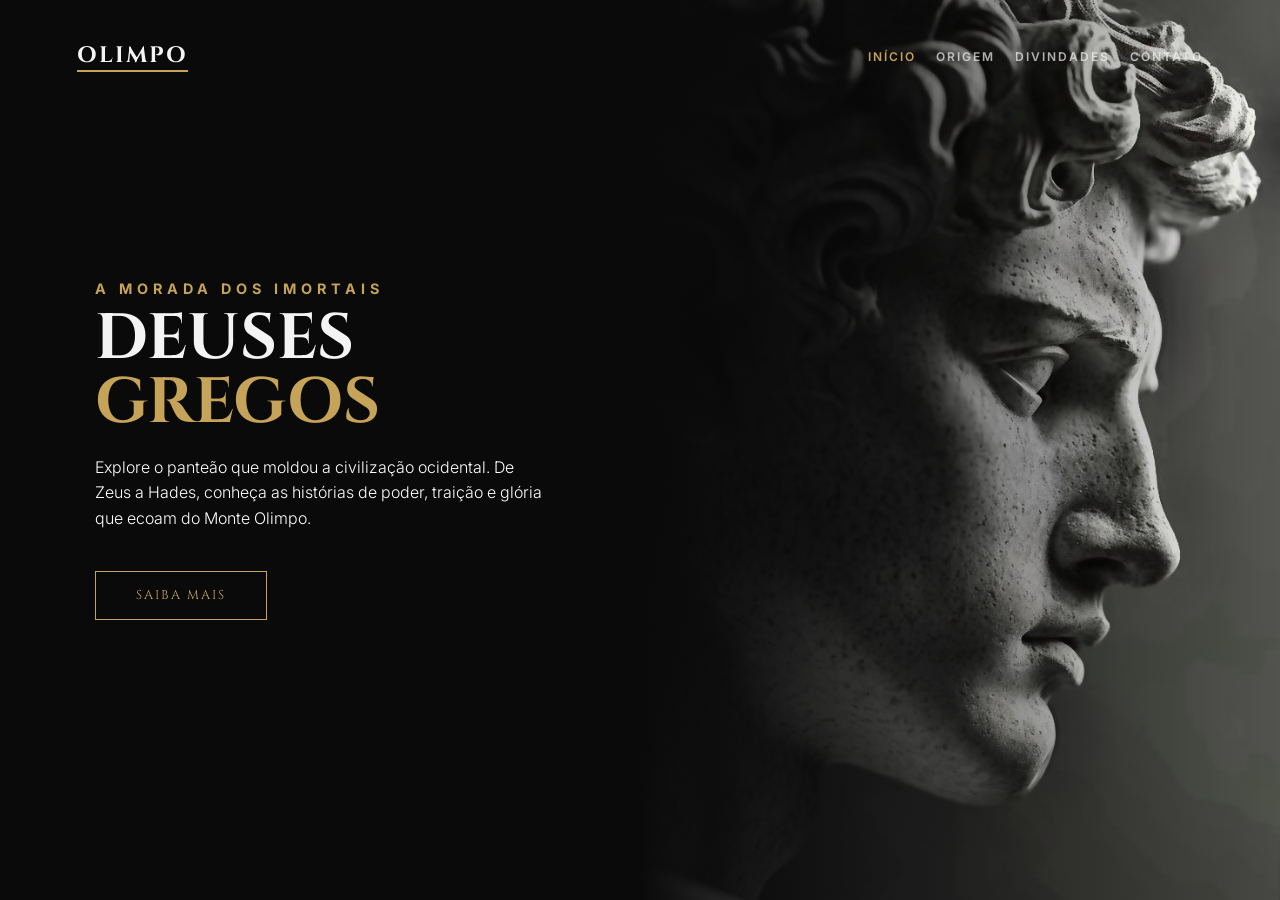
<file: index.html>
﻿<!DOCTYPE html>
<html lang="pt-BR">
<head>
  <meta charset="UTF-8" />
  <meta name="viewport" content="width=device-width, initial-scale=1.0" />
  <title>Olimpo | Deuses Gregos</title>
  <link rel="stylesheet" href="style.css" />
  <link href="https://fonts.googleapis.com/css2?family=Cinzel:wght@400;700&family=Inter:wght@300;600&display=swap" rel="stylesheet">
</head>
<body>

  <nav class="navbar">
    <div class="logo">OLIMPO</div>
    <div class="menu">
      <a href="index.html" class="active">INÍCIO</a>
      <a href="historia.html">ORIGEM</a>
      <a href="divindades.html">DIVINDADES</a>
      <a href="contato.html" >CONTATO</a>
    </div>
  </nav>

  <header class="hero">
    <div class="content-side">
      <div class="text-wrapper">
        <h2 class="sub-title">A MORADA DOS IMORTAIS</h2>
        <h1>DEUSES <br> <span class="gold">GREGOS</span></h1>
        <p class="description">
          Explore o panteão que moldou a civilização ocidental. De Zeus a Hades, 
          conheça as histórias de poder, traição e glória que ecoam do Monte Olimpo.
        </p>
        <a href="historia.html" class="btn-classic">SAIBA MAIS</a>
      </div>
    </div>
    
    <div class="image-side">
      <div class="statue-overlay"></div>
    </div>
  </header>

</body>
</html>
</file>
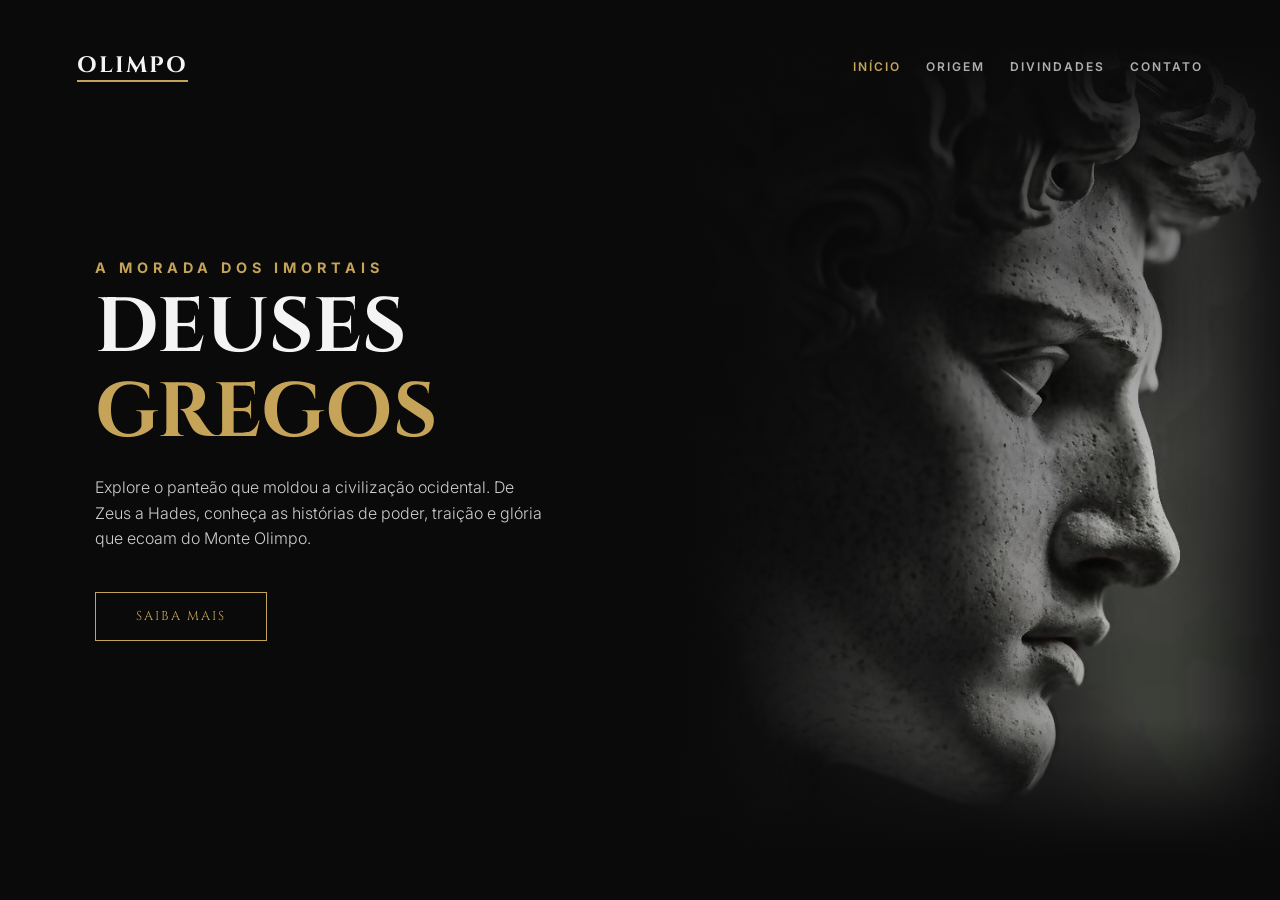
<file: site gregos 2/index.html>
﻿<!DOCTYPE html>
<html lang="pt-BR">
<head>
  <meta charset="UTF-8" />
  <meta name="viewport" content="width=device-width, initial-scale=1.0" />
  <title>Olimpo | Deuses Gregos</title>
  <link rel="stylesheet" href="style.css" />
  <link href="https://fonts.googleapis.com/css2?family=Cinzel:wght@400;700&family=Inter:wght@300;600&display=swap" rel="stylesheet">
</head>
<body>

  <nav class="navbar">
    <div class="logo">OLIMPO</div>
    <div class="menu">
      <a href="index.html" class="active">INÍCIO</a>
      <a href="historia.html">ORIGEM</a>
      <a href="divindades.html">DIVINDADES</a>
      <a href="contato.html" >CONTATO</a>
    </div>
  </nav>

  <header class="hero">
    <div class="content-side">
      <div class="text-wrapper">
        <h2 class="sub-title">A MORADA DOS IMORTAIS</h2>
        <h1>DEUSES <br> <span class="gold">GREGOS</span></h1>
        <p class="description">
          Explore o panteão que moldou a civilização ocidental. De Zeus a Hades, 
          conheça as histórias de poder, traição e glória que ecoam do Monte Olimpo.
        </p>
        <a href="historia.html" class="btn-classic">SAIBA MAIS</a>
      </div>
    </div>
    
    <div class="image-side">
      <div class="statue-overlay"></div>
    </div>
  </header>
<script src="script.js"></script>
</body>
</html>
</file>
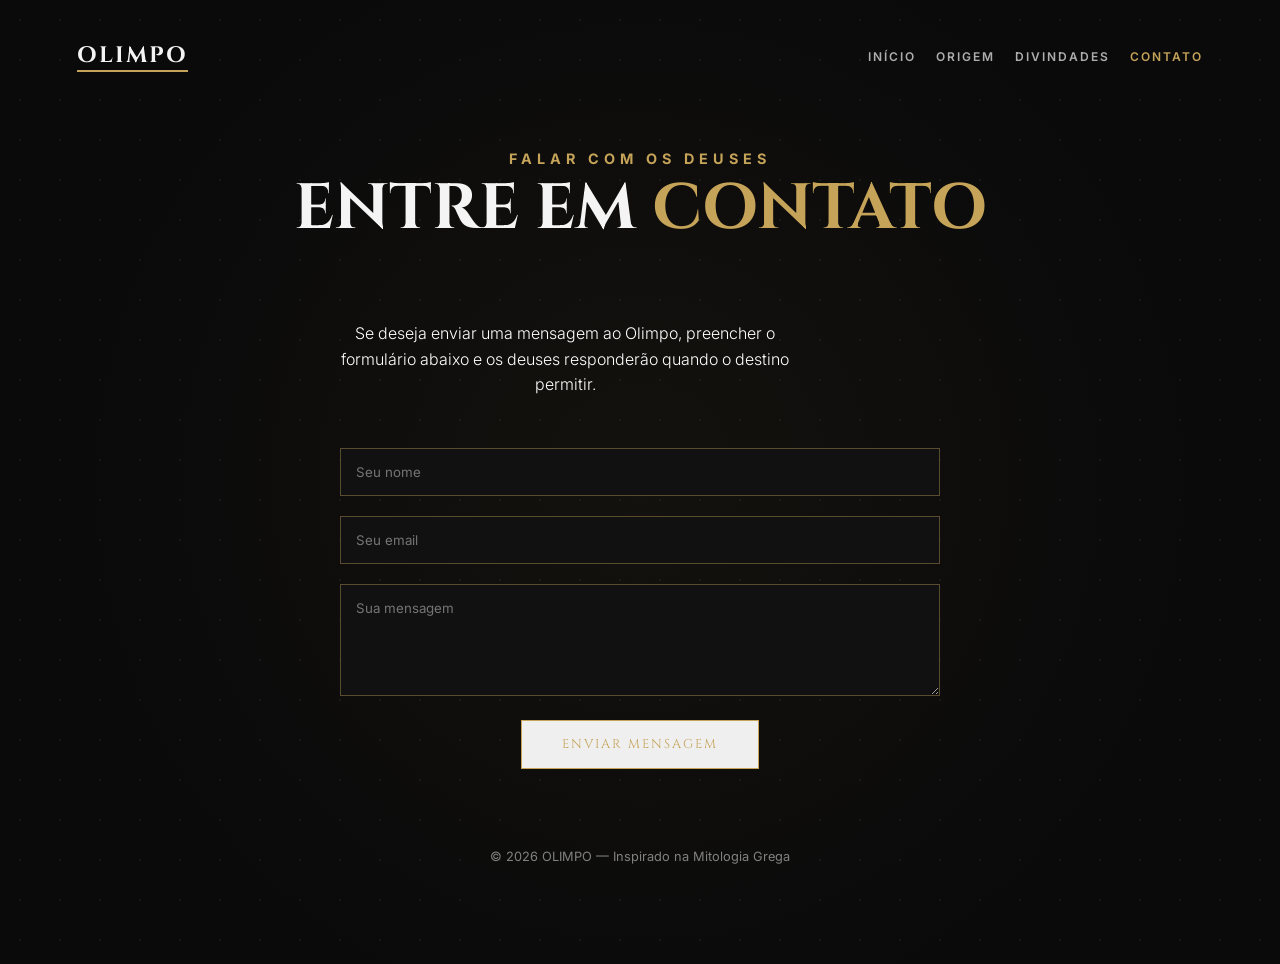
<file: contato.html>
<!DOCTYPE html>
<html lang="pt-BR">
<head>
  <meta charset="UTF-8">
  <meta name="viewport" content="width=device-width, initial-scale=1.0">
  <title>Contato | Olimpo</title>
  <link rel="stylesheet" href="style.css">
  <link href="https://fonts.googleapis.com/css2?family=Cinzel:wght@400;700&family=Inter:wght@300;400;600&display=swap" rel="stylesheet">
</head>

<body class="history-page">

  <!-- Navbar -->
  <nav class="navbar">
    <div class="logo">OLIMPO</div>
    <div class="menu">
      <a href="index.html">INÍCIO</a>
      <a href="historia.html">ORIGEM</a>
      <a href="divindades.html">DIVINDADES</a>
      <a href="contato.html" class="active">CONTATO</a>
    </div>
  </nav>

  <!-- Seção Contato -->
  <section class="timeline-section">

    <div class="timeline-header">
      <h2 class="sub-title">FALAR COM OS DEUSES</h2>
      <h1>ENTRE EM <span class="gold">CONTATO</span></h1>
    </div>

    <div style="max-width:600px; margin:auto; text-align:center;">

      <p class="description">
        Se deseja enviar uma mensagem ao Olimpo, preencher o formulário abaixo
        e os deuses responderão quando o destino permitir.
      </p>

      <form>

        <input type="text" placeholder="Seu nome" required style="
        width:100%;
        padding:15px;
        margin:10px 0;
        background:#111;
        border:1px solid rgba(197,163,88,0.4);
        color:white;
        font-family:Inter;
        ">

        <input type="email" placeholder="Seu email" required style="
        width:100%;
        padding:15px;
        margin:10px 0;
        background:#111;
        border:1px solid rgba(197,163,88,0.4);
        color:white;
        font-family:Inter;
        ">

        <textarea placeholder="Sua mensagem" rows="5" style="
        width:100%;
        padding:15px;
        margin:10px 0 20px 0;
        background:#111;
        border:1px solid rgba(197,163,88,0.4);
        color:white;
        font-family:Inter;
        "></textarea>

        <button class="btn-classic">ENVIAR MENSAGEM</button>

      </form>

    </div>

    <div style="text-align:center; margin-top:80px; opacity:0.5; font-size:0.8rem;">
      <p>© 2026 OLIMPO — Inspirado na Mitologia Grega</p>
    </div>

  </section>

</body>
</html>
</file>
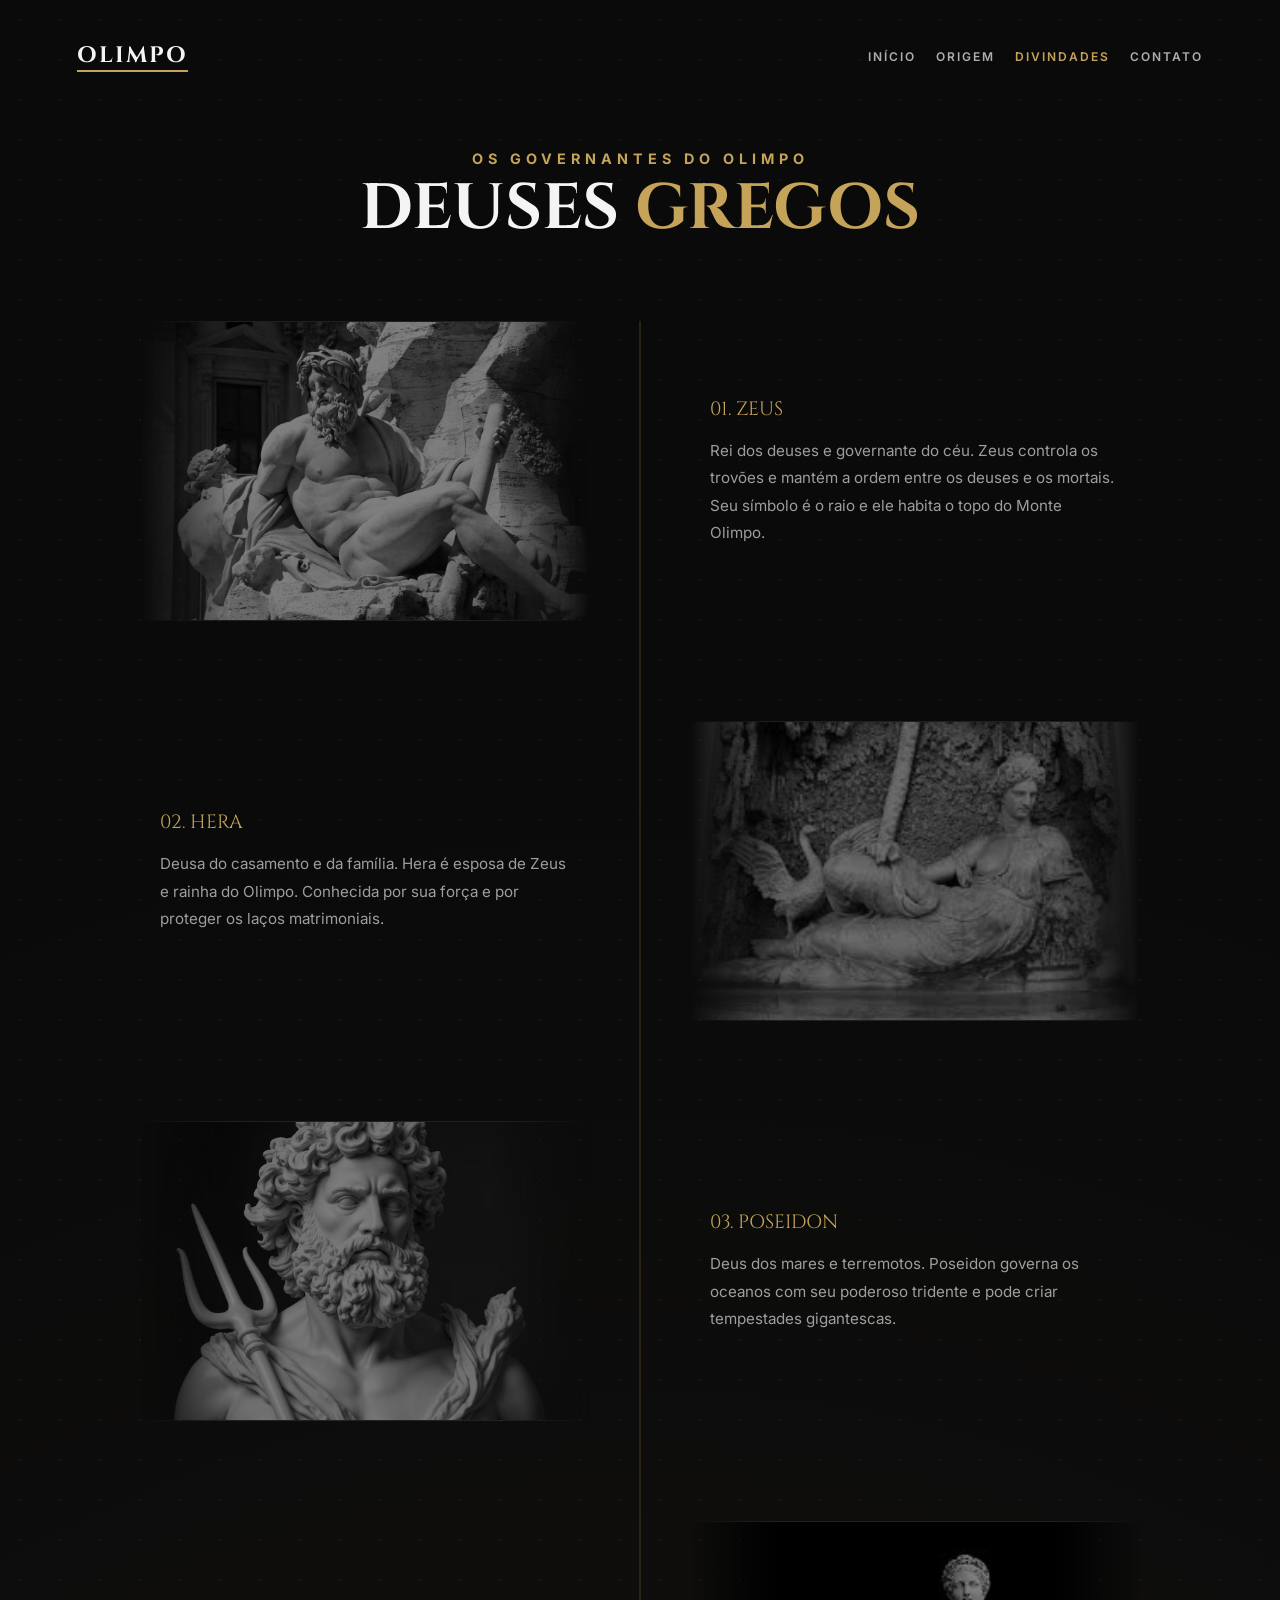
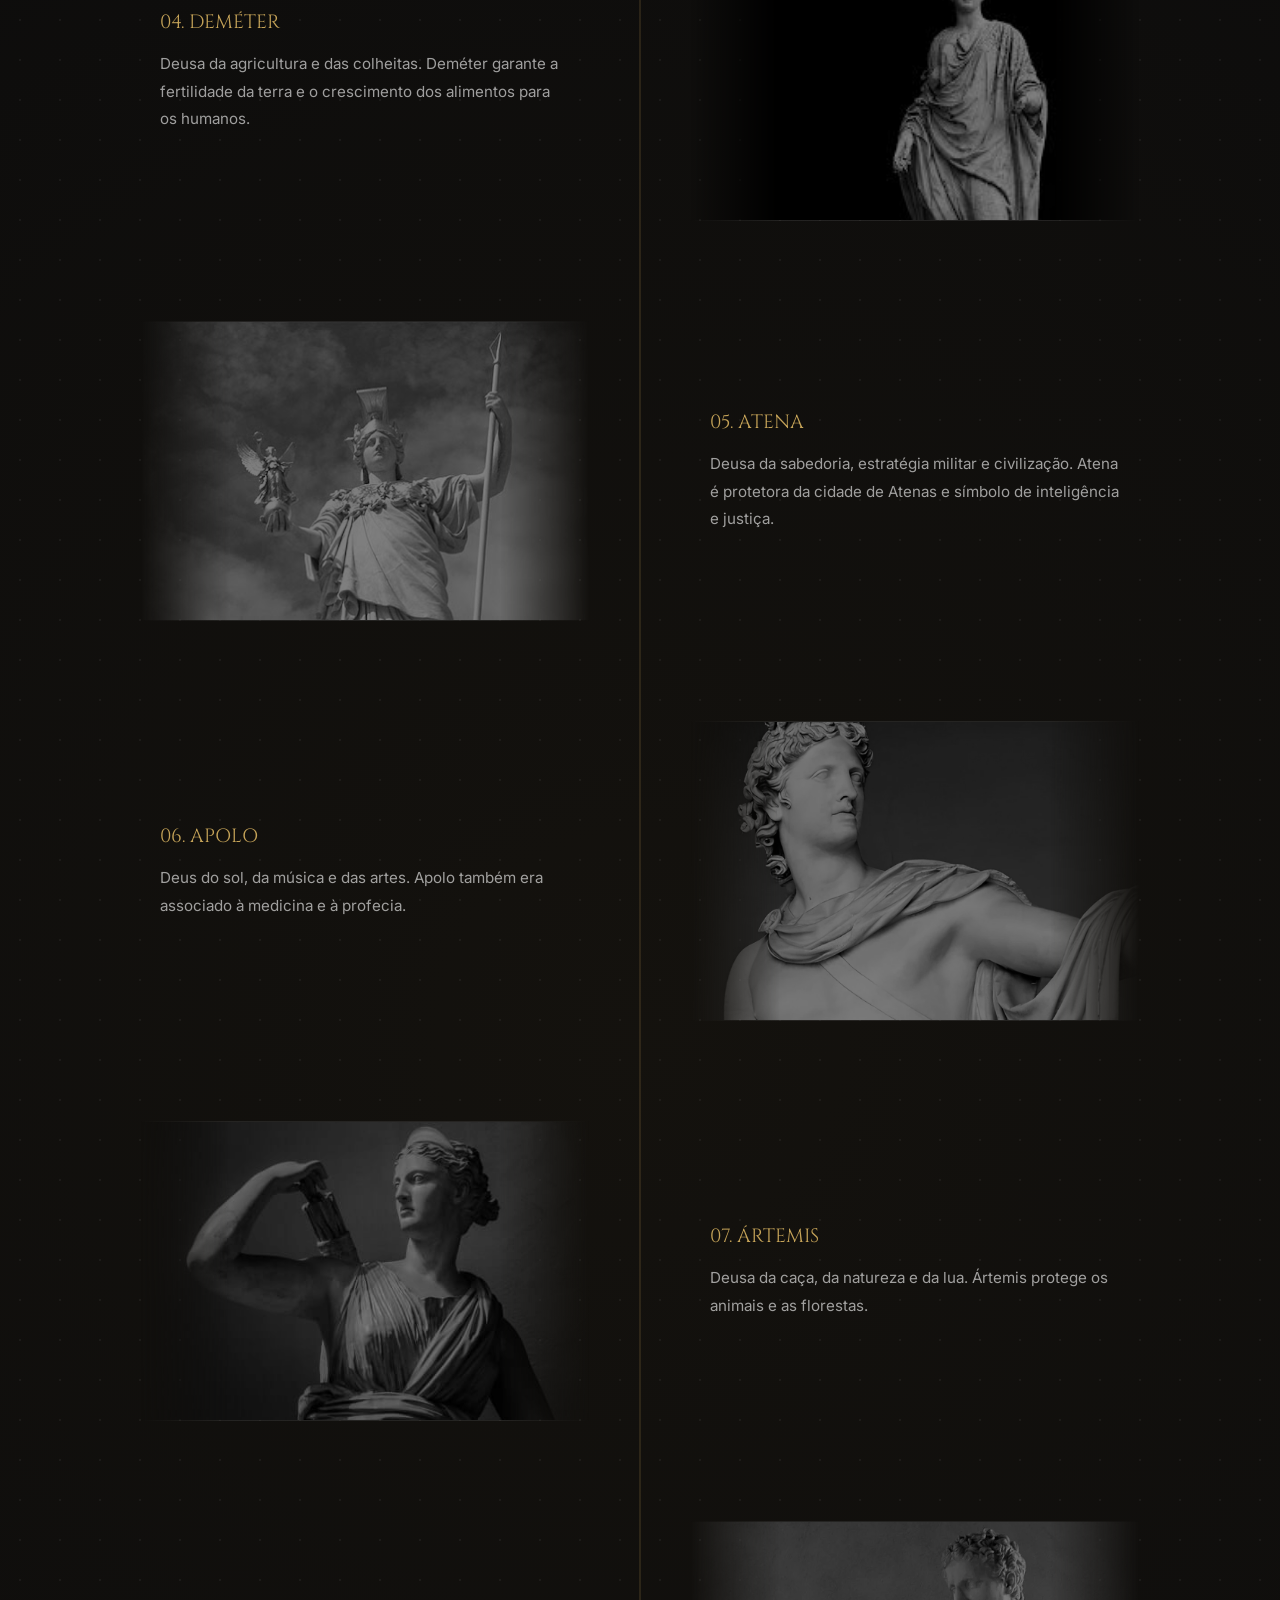
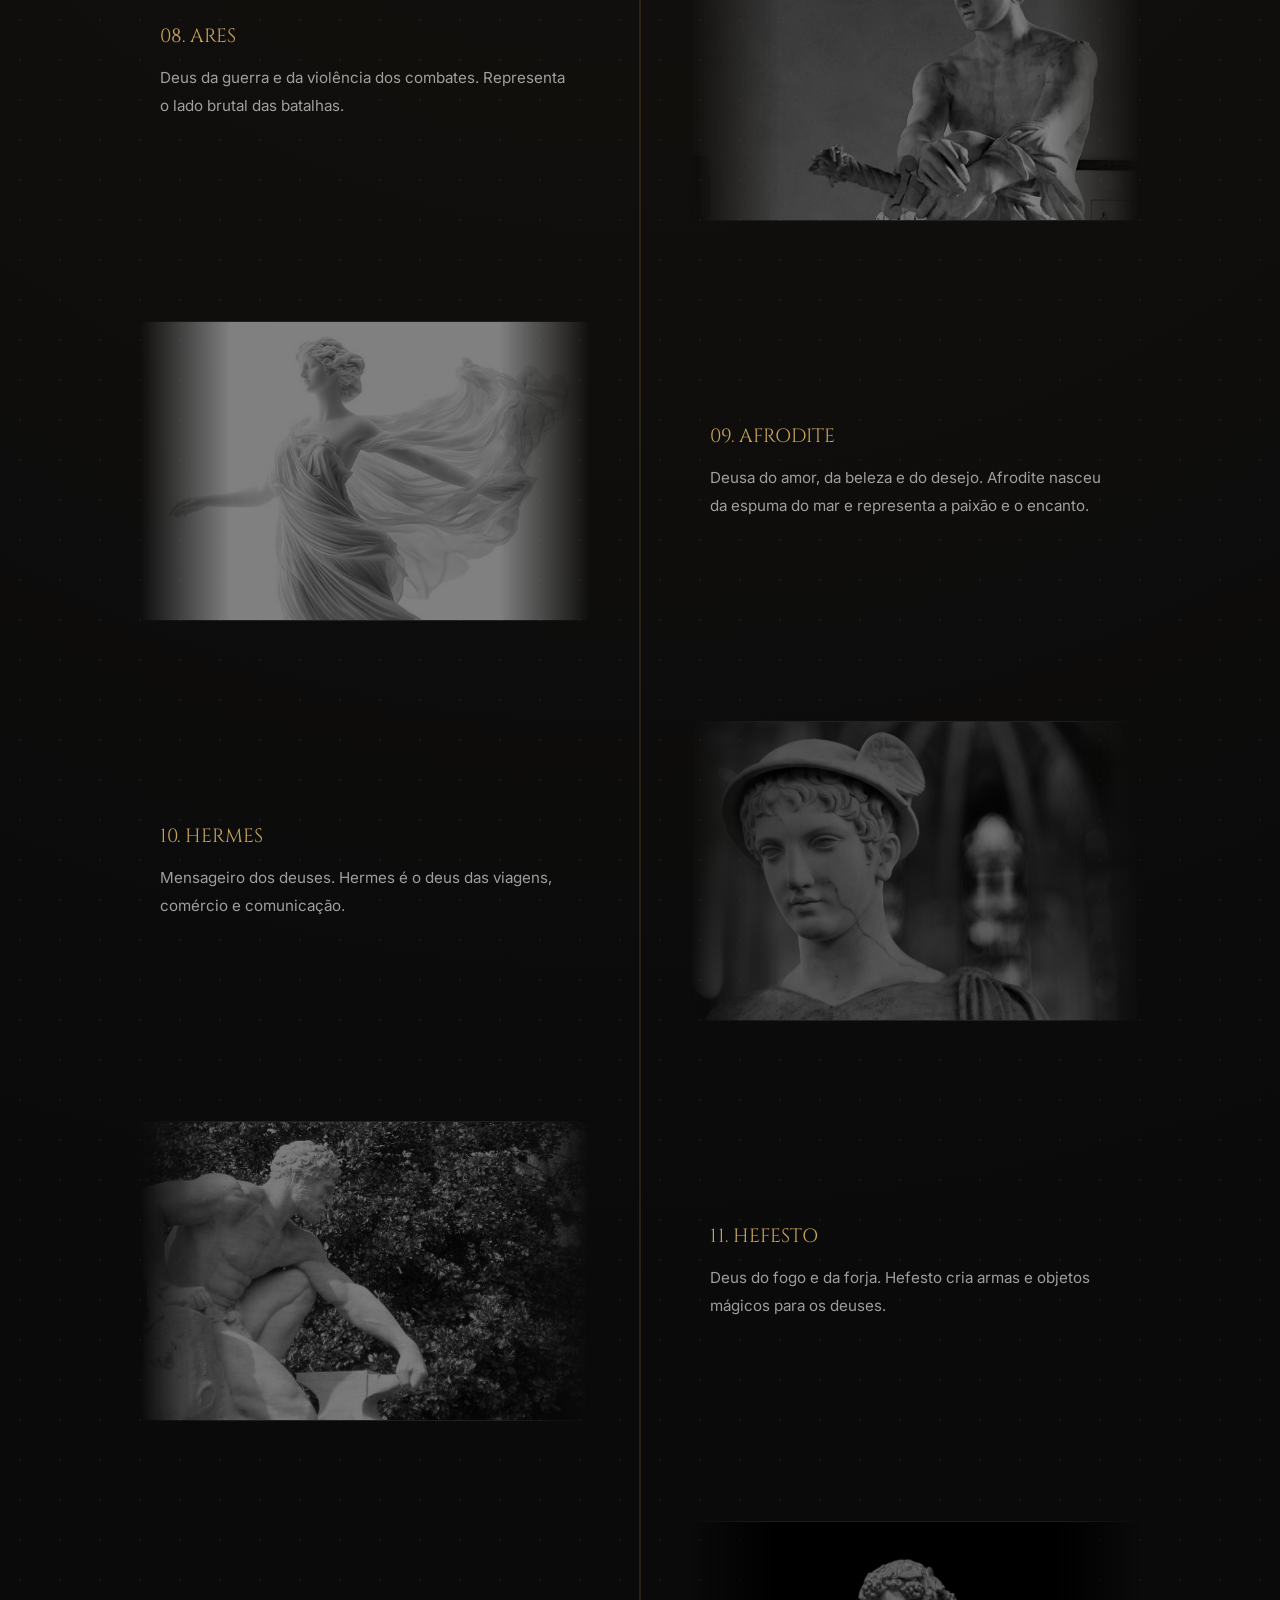
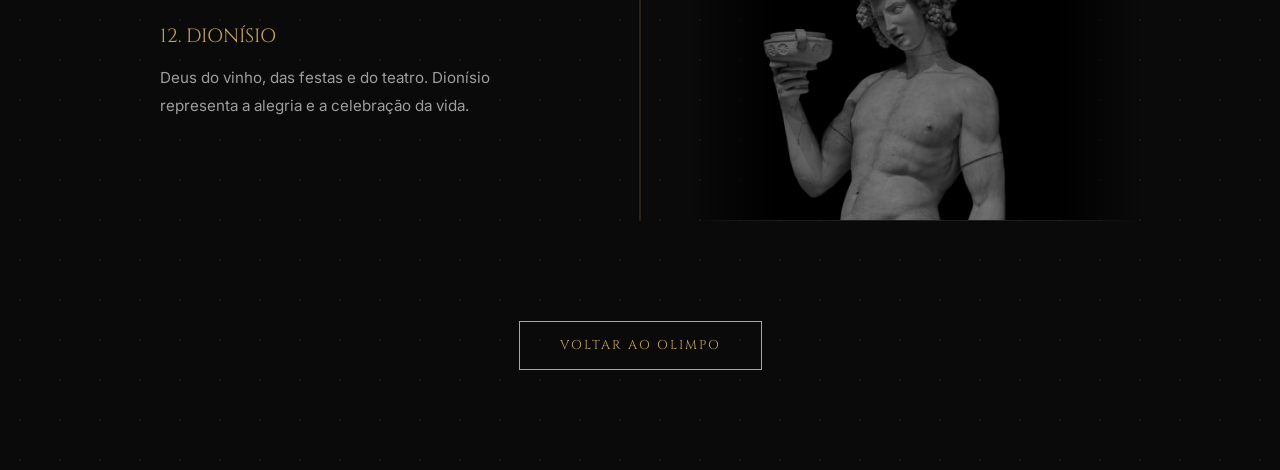
<file: divindades.html>
<!DOCTYPE html>
<html lang="pt-BR">
<head>
  <meta charset="UTF-8" />
  <meta name="viewport" content="width=device-width, initial-scale=1.0" />
  <title>Deuses | Mitologia Grega</title>
  <link rel="stylesheet" href="style.css" />
  <link href="https://fonts.googleapis.com/css2?family=Cinzel:wght@400;700&family=Inter:wght@300;400;600&display=swap" rel="stylesheet">
</head>
<body class="history-page">

  <nav class="navbar">
    <div class="logo">OLIMPO</div>
    <div class="menu">
      <a href="index.html">INÍCIO</a>
      <a href="historia.html">ORIGEM</a>
      <a href="divindades.html" class="active">DIVINDADES</a>
     
      <a href="contato.html">CONTATO</a>
    </div>
  </nav>

  <section class="timeline-section">

    <div class="timeline-header">
      <h2 class="sub-title">OS GOVERNANTES DO OLIMPO</h2>
      <h1>DEUSES <span class="gold">GREGOS</span></h1>
    </div>

    <div class="timeline-container">

      <!-- ZEUS -->
      <div class="timeline-item">
        <div class="timeline-img">
          <img src="./imagens/zeus.jpg" alt="Zeus">
        </div>
        <div class="timeline-content">
          <span class="gold">01. ZEUS</span>
          <p>Rei dos deuses e governante do céu. Zeus controla os trovões e mantém a ordem entre os deuses e os mortais. Seu símbolo é o raio e ele habita o topo do Monte Olimpo.</p>
        </div>
      </div>

      <!-- HERA -->
      <div class="timeline-item">
        <div class="timeline-img">
          <img src="./imagens/hera.jpg" alt="Hera">
        </div>
        <div class="timeline-content">
          <span class="gold">02. HERA</span>
          <p>Deusa do casamento e da família. Hera é esposa de Zeus e rainha do Olimpo. Conhecida por sua força e por proteger os laços matrimoniais.</p>
        </div>
      </div>

      <!-- POSEIDON -->
      <div class="timeline-item">
        <div class="timeline-img">
          <img src="./imagens/poseidon.avif" alt="Poseidon">
        </div>
        <div class="timeline-content">
          <span class="gold">03. POSEIDON</span>
          <p>Deus dos mares e terremotos. Poseidon governa os oceanos com seu poderoso tridente e pode criar tempestades gigantescas.</p>
        </div>
      </div>

      <!-- DEMÉTER -->
      <div class="timeline-item">
        <div class="timeline-img">
          <img src="./imagens/demeter.jpg" alt="Deméter">
        </div>
        <div class="timeline-content">
          <span class="gold">04. DEMÉTER</span>
          <p>Deusa da agricultura e das colheitas. Deméter garante a fertilidade da terra e o crescimento dos alimentos para os humanos.</p>
        </div>
      </div>

      <!-- ATENA -->
      <div class="timeline-item">
        <div class="timeline-img">
          <img src="./imagens/atena.jpg" alt="Atena">
        </div>
        <div class="timeline-content">
          <span class="gold">05. ATENA</span>
          <p>Deusa da sabedoria, estratégia militar e civilização. Atena é protetora da cidade de Atenas e símbolo de inteligência e justiça.</p>
        </div>
      </div>

      <!-- APOLO -->
      <div class="timeline-item">
        <div class="timeline-img">
          <img src="./imagens/apolo.webp" alt="Apolo">
        </div>
        <div class="timeline-content">
          <span class="gold">06. APOLO</span>
          <p>Deus do sol, da música e das artes. Apolo também era associado à medicina e à profecia.</p>
        </div>
      </div>

      <!-- ÁRTEMIS -->
      <div class="timeline-item">
        <div class="timeline-img">
          <img src="./imagens/artemis.jpg" alt="Artemis">
        </div>
        <div class="timeline-content">
          <span class="gold">07. ÁRTEMIS</span>
          <p>Deusa da caça, da natureza e da lua. Ártemis protege os animais e as florestas.</p>
        </div>
      </div>

      <!-- ARES -->
      <div class="timeline-item">
        <div class="timeline-img">
          <img src="./imagens/ares.webp" alt="Ares">
        </div>
        <div class="timeline-content">
          <span class="gold">08. ARES</span>
          <p>Deus da guerra e da violência dos combates. Representa o lado brutal das batalhas.</p>
        </div>
      </div>

      <!-- AFRODITE -->
      <div class="timeline-item">
        <div class="timeline-img">
          <img src="./imagens/afrodite.jpg" alt="Afrodite">
        </div>
        <div class="timeline-content">
          <span class="gold">09. AFRODITE</span>
          <p>Deusa do amor, da beleza e do desejo. Afrodite nasceu da espuma do mar e representa a paixão e o encanto.</p>
        </div>
      </div>

      <!-- HERMES -->
      <div class="timeline-item">
        <div class="timeline-img">
          <img src="./imagens/hermes.jpg" alt="Hermes">
        </div>
        <div class="timeline-content">
          <span class="gold">10. HERMES</span>
          <p>Mensageiro dos deuses. Hermes é o deus das viagens, comércio e comunicação.</p>
        </div>
      </div>

      <!-- HEFESTO -->
      <div class="timeline-item">
        <div class="timeline-img">
          <img src="./imagens/herfesto.webp" alt="Hefesto">
        </div>
        <div class="timeline-content">
          <span class="gold">11. HEFESTO</span>
          <p>Deus do fogo e da forja. Hefesto cria armas e objetos mágicos para os deuses.</p>
        </div>
      </div>

      <!-- DIONÍSIO -->
      <div class="timeline-item">
        <div class="timeline-img">
          <img src="./imagens/dionisio.jpg" alt="Dionisio">
        </div>
        <div class="timeline-content">
          <span class="gold">12. DIONÍSIO</span>
          <p>Deus do vinho, das festas e do teatro. Dionísio representa a alegria e a celebração da vida.</p>
        </div>
      </div>

    </div>

    <div style="text-align: center; margin-top: 50px;">
      <a href="index.html" class="btn-classic">VOLTAR AO OLIMPO</a>
    </div>

  </section>

</body>
</html>
</file>
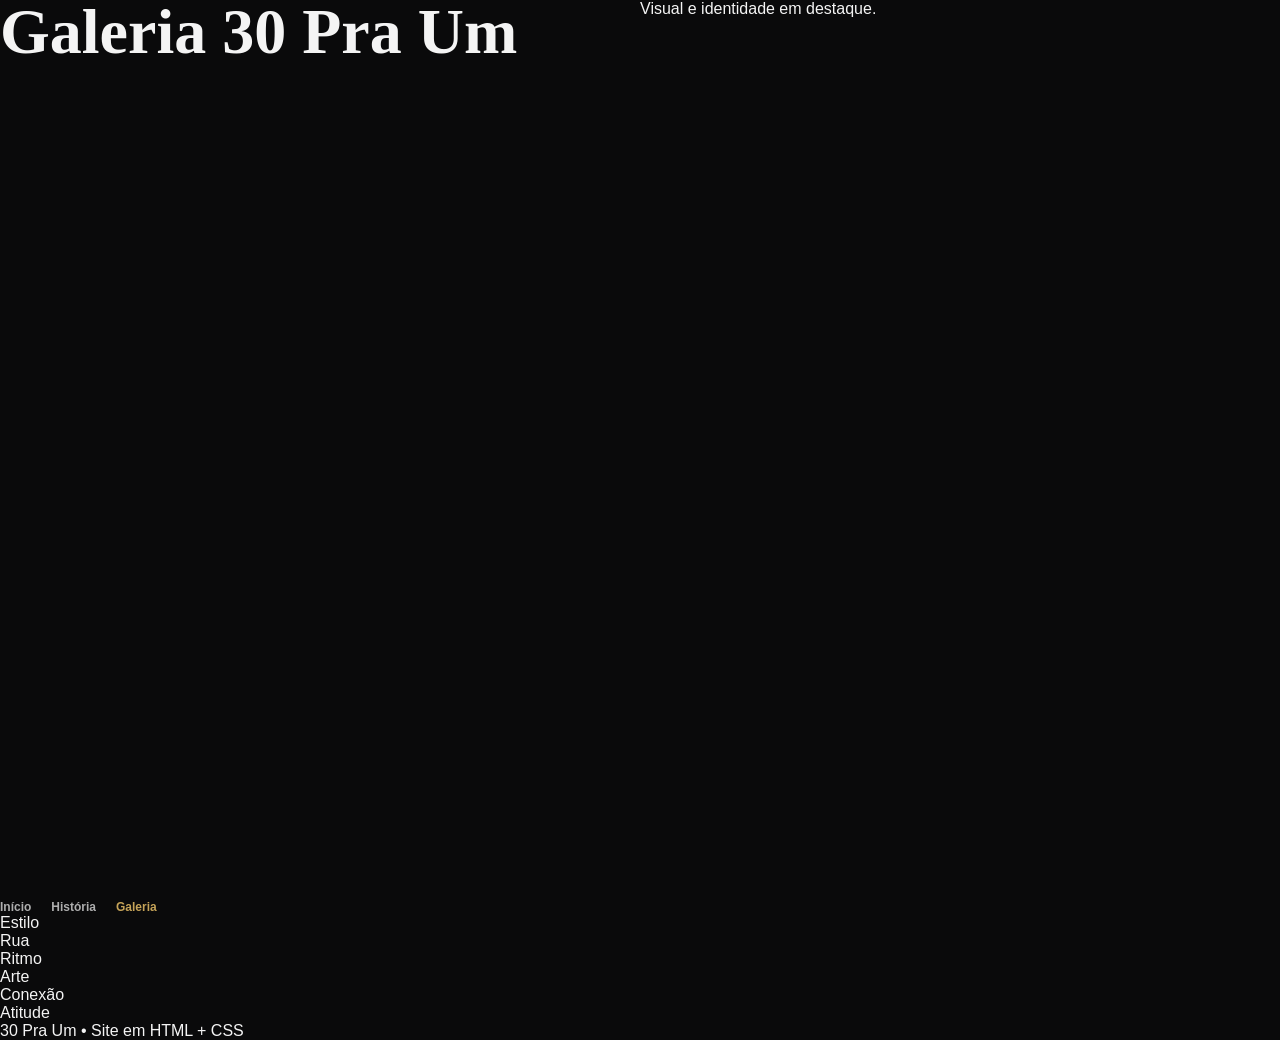
<file: galeria.html>
﻿<!DOCTYPE html>
<html lang="pt-BR">
<head>
  <meta charset="UTF-8" />
  <meta name="viewport" content="width=device-width, initial-scale=1.0" />
  <title>30 Pra Um | Galeria</title>
  <link rel="stylesheet" href="style.css" />
</head>
<body>
  <header class="hero">
    <h1>Galeria 30 Pra Um</h1>
    <p>Visual e identidade em destaque.</p>
  </header>

  <nav class="menu">
    <a href="index.html">Início</a>
    <a href="historia.html">História</a>
    <a href="galeria.html" class="active">Galeria</a>
  </nav>

  <main class="container">
    <section class="grid gallery">
      <div class="thumb">Estilo</div>
      <div class="thumb">Rua</div>
      <div class="thumb">Ritmo</div>
      <div class="thumb">Arte</div>
      <div class="thumb">Conexão</div>
      <div class="thumb">Atitude</div>
    </section>
  </main>

  <footer>
    <p>30 Pra Um • Site em HTML + CSS</p>
  </footer>
</body>
</html>
</file>
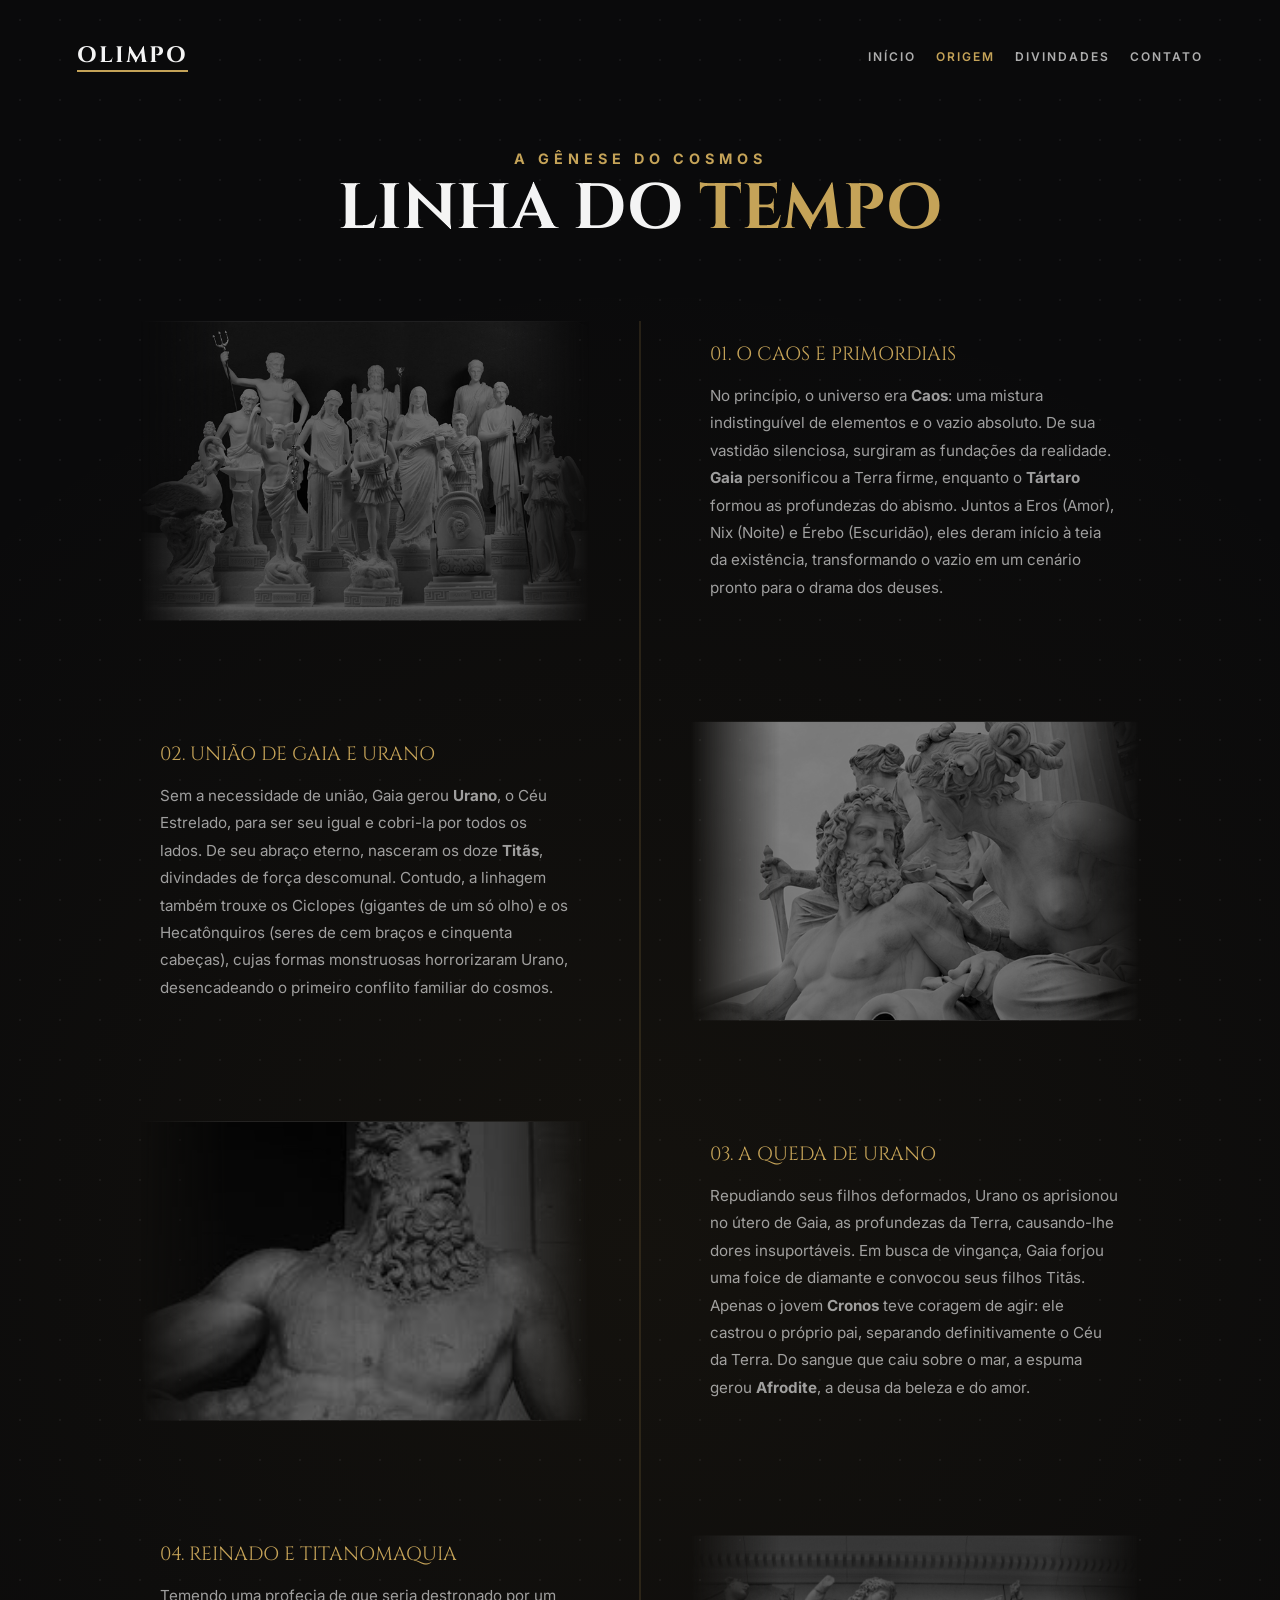
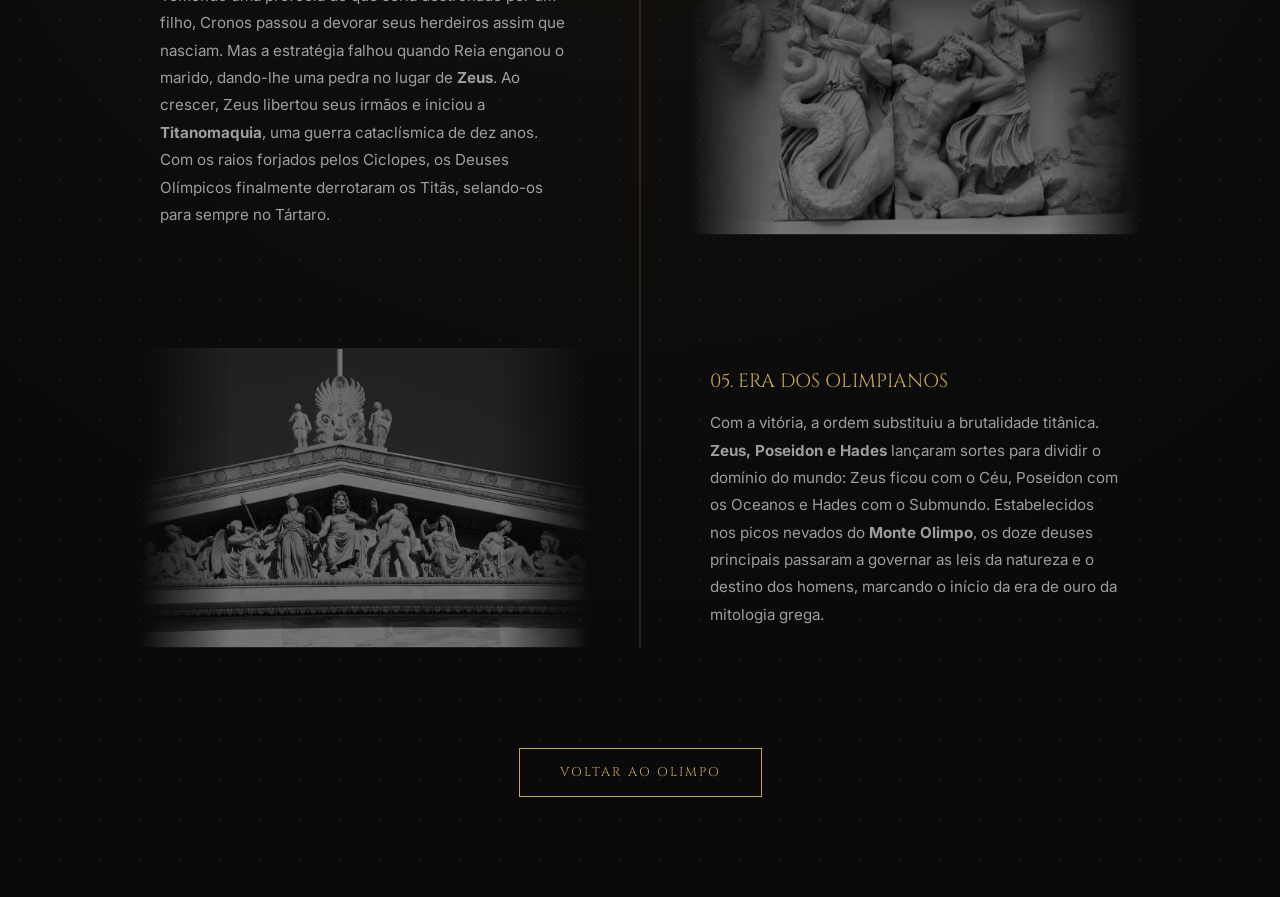
<file: historia.html>
﻿<!DOCTYPE html>
<html lang="pt-BR">
<head>
  <meta charset="UTF-8" />
  <meta name="viewport" content="width=device-width, initial-scale=1.0" />
  <title>A Origem | Mitologia Grega</title>
  <link rel="stylesheet" href="style.css" />
  <link href="https://fonts.googleapis.com/css2?family=Cinzel:wght@400;700&family=Inter:wght@300;400;600&display=swap" rel="stylesheet">
</head>
<body class="history-page">

  <nav class="navbar">
    <div class="logo">OLIMPO</div>
    <div class="menu">
      <a href="index.html">INÍCIO</a>
      <a href="historia.html" class="active">ORIGEM</a>
      <a href="divindades.html">DIVINDADES</a>
      <a href="contato.html">CONTATO</a>
    </div>
  </nav>

  <section class="timeline-section">
    <div class="timeline-header">
      <h2 class="sub-title">A GÊNESE DO COSMOS</h2>
      <h1>LINHA DO <span class="gold">TEMPO</span></h1>
    </div>

    <div class="timeline-container">
      
      <div class="timeline-item">
        <div class="timeline-img">
          <img src="./imagens/caos.jpg" alt="O Caos">
        </div>
        <div class="timeline-content">
          <span class="gold">01. O CAOS E PRIMORDIAIS</span>
          <p>No princípio, o universo era <strong>Caos</strong>: uma mistura indistinguível de elementos e o vazio absoluto. De sua vastidão silenciosa, surgiram as fundações da realidade. <strong>Gaia</strong> personificou a Terra firme, enquanto o <strong>Tártaro</strong> formou as profundezas do abismo. Juntos a Eros (Amor), Nix (Noite) e Érebo (Escuridão), eles deram início à teia da existência, transformando o vazio em um cenário pronto para o drama dos deuses.</p>
        </div>
      </div>

      <div class="timeline-item">
        <div class="timeline-img">
          <img src="./imagens/urano-e-gaia.jpg" alt="Céu e Terra">
        </div>
        <div class="timeline-content">
          <span class="gold">02. UNIÃO DE GAIA E URANO</span>
          <p>Sem a necessidade de união, Gaia gerou <strong>Urano</strong>, o Céu Estrelado, para ser seu igual e cobri-la por todos os lados. De seu abraço eterno, nasceram os doze <strong>Titãs</strong>, divindades de força descomunal. Contudo, a linhagem também trouxe os Ciclopes (gigantes de um só olho) e os Hecatônquiros (seres de cem braços e cinquenta cabeças), cujas formas monstruosas horrorizaram Urano, desencadeando o primeiro conflito familiar do cosmos.</p>
        </div>
      </div>

      <div class="timeline-item">
        <div class="timeline-img">
          <img src="./imagens/urano.jfif" alt="Castração de Urano">
        </div>
        <div class="timeline-content">
          <span class="gold">03. A QUEDA DE URANO</span>
          <p>Repudiando seus filhos deformados, Urano os aprisionou no útero de Gaia, as profundezas da Terra, causando-lhe dores insuportáveis. Em busca de vingança, Gaia forjou uma foice de diamante e convocou seus filhos Titãs. Apenas o jovem <strong>Cronos</strong> teve coragem de agir: ele castrou o próprio pai, separando definitivamente o Céu da Terra. Do sangue que caiu sobre o mar, a espuma gerou <strong>Afrodite</strong>, a deusa da beleza e do amor.</p>
        </div>
      </div>

      <div class="timeline-item">
        <div class="timeline-img">
          <img src="./imagens/titano.webp" alt="Zeus vs Cronos">
        </div>
        <div class="timeline-content">
          <span class="gold">04. REINADO E TITANOMAQUIA</span>
          <p>Temendo uma profecia de que seria destronado por um filho, Cronos passou a devorar seus herdeiros assim que nasciam. Mas a estratégia falhou quando Reia enganou o marido, dando-lhe uma pedra no lugar de <strong>Zeus</strong>. Ao crescer, Zeus libertou seus irmãos e iniciou a <strong>Titanomaquia</strong>, uma guerra cataclísmica de dez anos. Com os raios forjados pelos Ciclopes, os Deuses Olímpicos finalmente derrotaram os Titãs, selando-os para sempre no Tártaro.</p>
        </div>
      </div>

      <div class="timeline-item">
        <div class="timeline-img">
          <img src="./imagens/olimpo.webp" alt="Monte Olimpo">
        </div>
        <div class="timeline-content">
          <span class="gold">05. ERA DOS OLIMPIANOS</span>
          <p>Com a vitória, a ordem substituiu a brutalidade titânica. <strong>Zeus, Poseidon e Hades</strong> lançaram sortes para dividir o domínio do mundo: Zeus ficou com o Céu, Poseidon com os Oceanos e Hades com o Submundo. Estabelecidos nos picos nevados do <strong>Monte Olimpo</strong>, os doze deuses principais passaram a governar as leis da natureza e o destino dos homens, marcando o início da era de ouro da mitologia grega.</p>
        </div>
      </div>

    </div>

    <div style="text-align: center; margin-top: 50px;">
      <a href="index.html" class="btn-classic">VOLTAR AO OLIMPO</a>
    </div>
  </section>

</body>
</html>
</file>
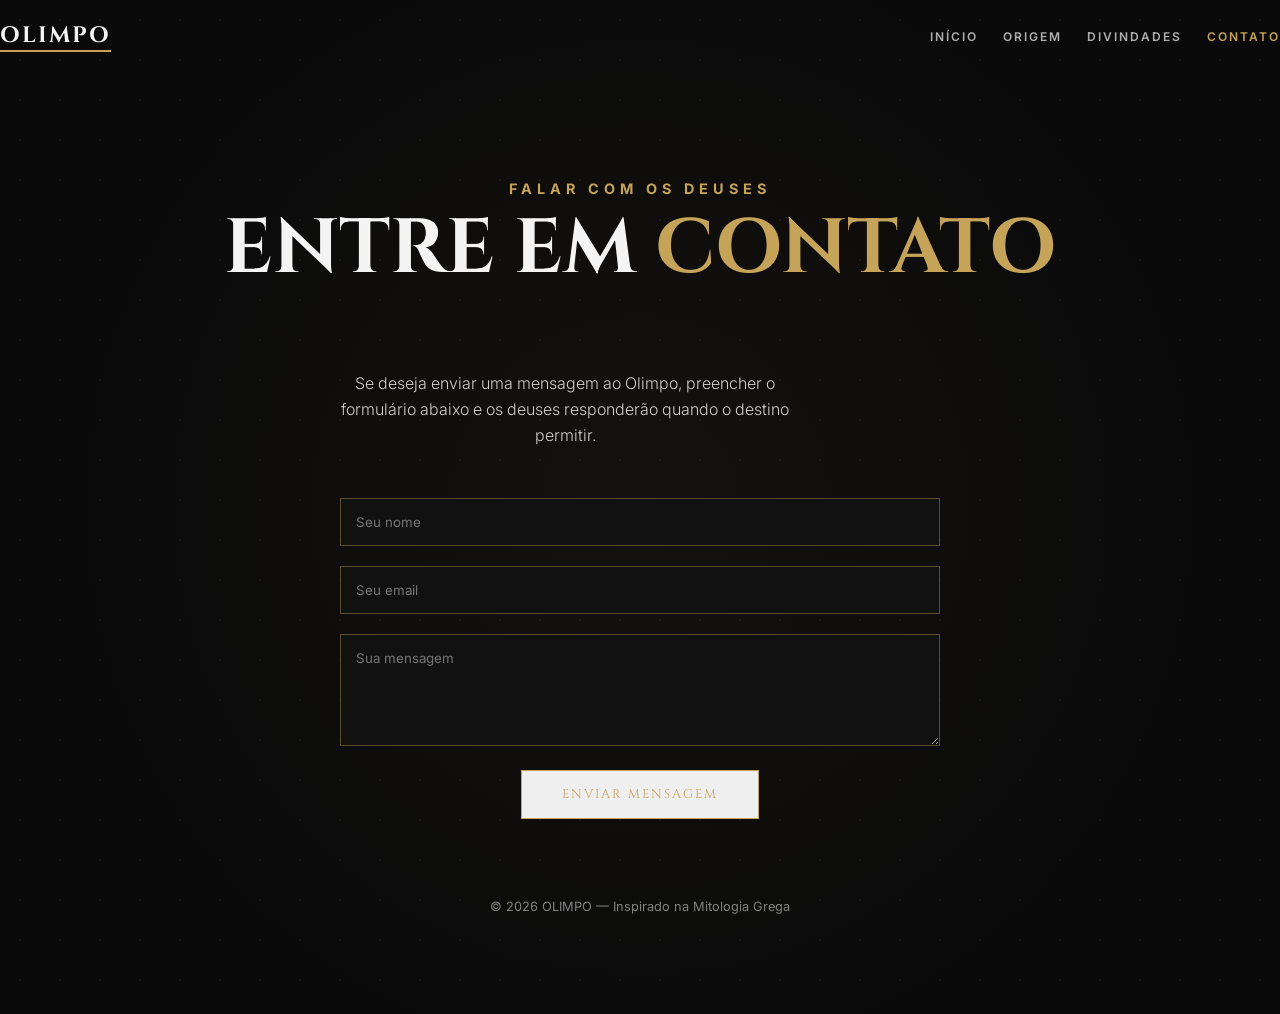
<file: site gregos 2/contato.html>
<!DOCTYPE html>
<html lang="pt-BR">
<head>
  <meta charset="UTF-8">
  <meta name="viewport" content="width=device-width, initial-scale=1.0">
  <title>Contato | Olimpo</title>
  <link rel="stylesheet" href="style.css">
  <link href="https://fonts.googleapis.com/css2?family=Cinzel:wght@400;700&family=Inter:wght@300;400;600&display=swap" rel="stylesheet">
</head>

<body class="history-page">

  <!-- Navbar -->
  <nav class="navbar">
    <div class="logo">OLIMPO</div>
    <div class="menu">
      <a href="index.html">INÍCIO</a>
      <a href="historia.html">ORIGEM</a>
      <a href="divindades.html">DIVINDADES</a>
      <a href="contato.html" class="active">CONTATO</a>
    </div>
  </nav>

  <!-- Seção Contato -->
  <section class="timeline-section">

    <div class="timeline-header">
      <h2 class="sub-title">FALAR COM OS DEUSES</h2>
      <h1>ENTRE EM <span class="gold">CONTATO</span></h1>
    </div>

    <div style="max-width:600px; margin:auto; text-align:center;">

      <p class="description">
        Se deseja enviar uma mensagem ao Olimpo, preencher o formulário abaixo
        e os deuses responderão quando o destino permitir.
      </p>

      <form>

        <input type="text" placeholder="Seu nome" required style="
        width:100%;
        padding:15px;
        margin:10px 0;
        background:#111;
        border:1px solid rgba(197,163,88,0.4);
        color:white;
        font-family:Inter;
        ">

        <input type="email" placeholder="Seu email" required style="
        width:100%;
        padding:15px;
        margin:10px 0;
        background:#111;
        border:1px solid rgba(197,163,88,0.4);
        color:white;
        font-family:Inter;
        ">

        <textarea placeholder="Sua mensagem" rows="5" style="
        width:100%;
        padding:15px;
        margin:10px 0 20px 0;
        background:#111;
        border:1px solid rgba(197,163,88,0.4);
        color:white;
        font-family:Inter;
        "></textarea>

        <button class="btn-classic">ENVIAR MENSAGEM</button>

      </form>

    </div>

    <div style="text-align:center; margin-top:80px; opacity:0.5; font-size:0.8rem;">
      <p>© 2026 OLIMPO — Inspirado na Mitologia Grega</p>
    </div>

  </section>
<script src="script.js"></script>
</body>
</html>
</file>
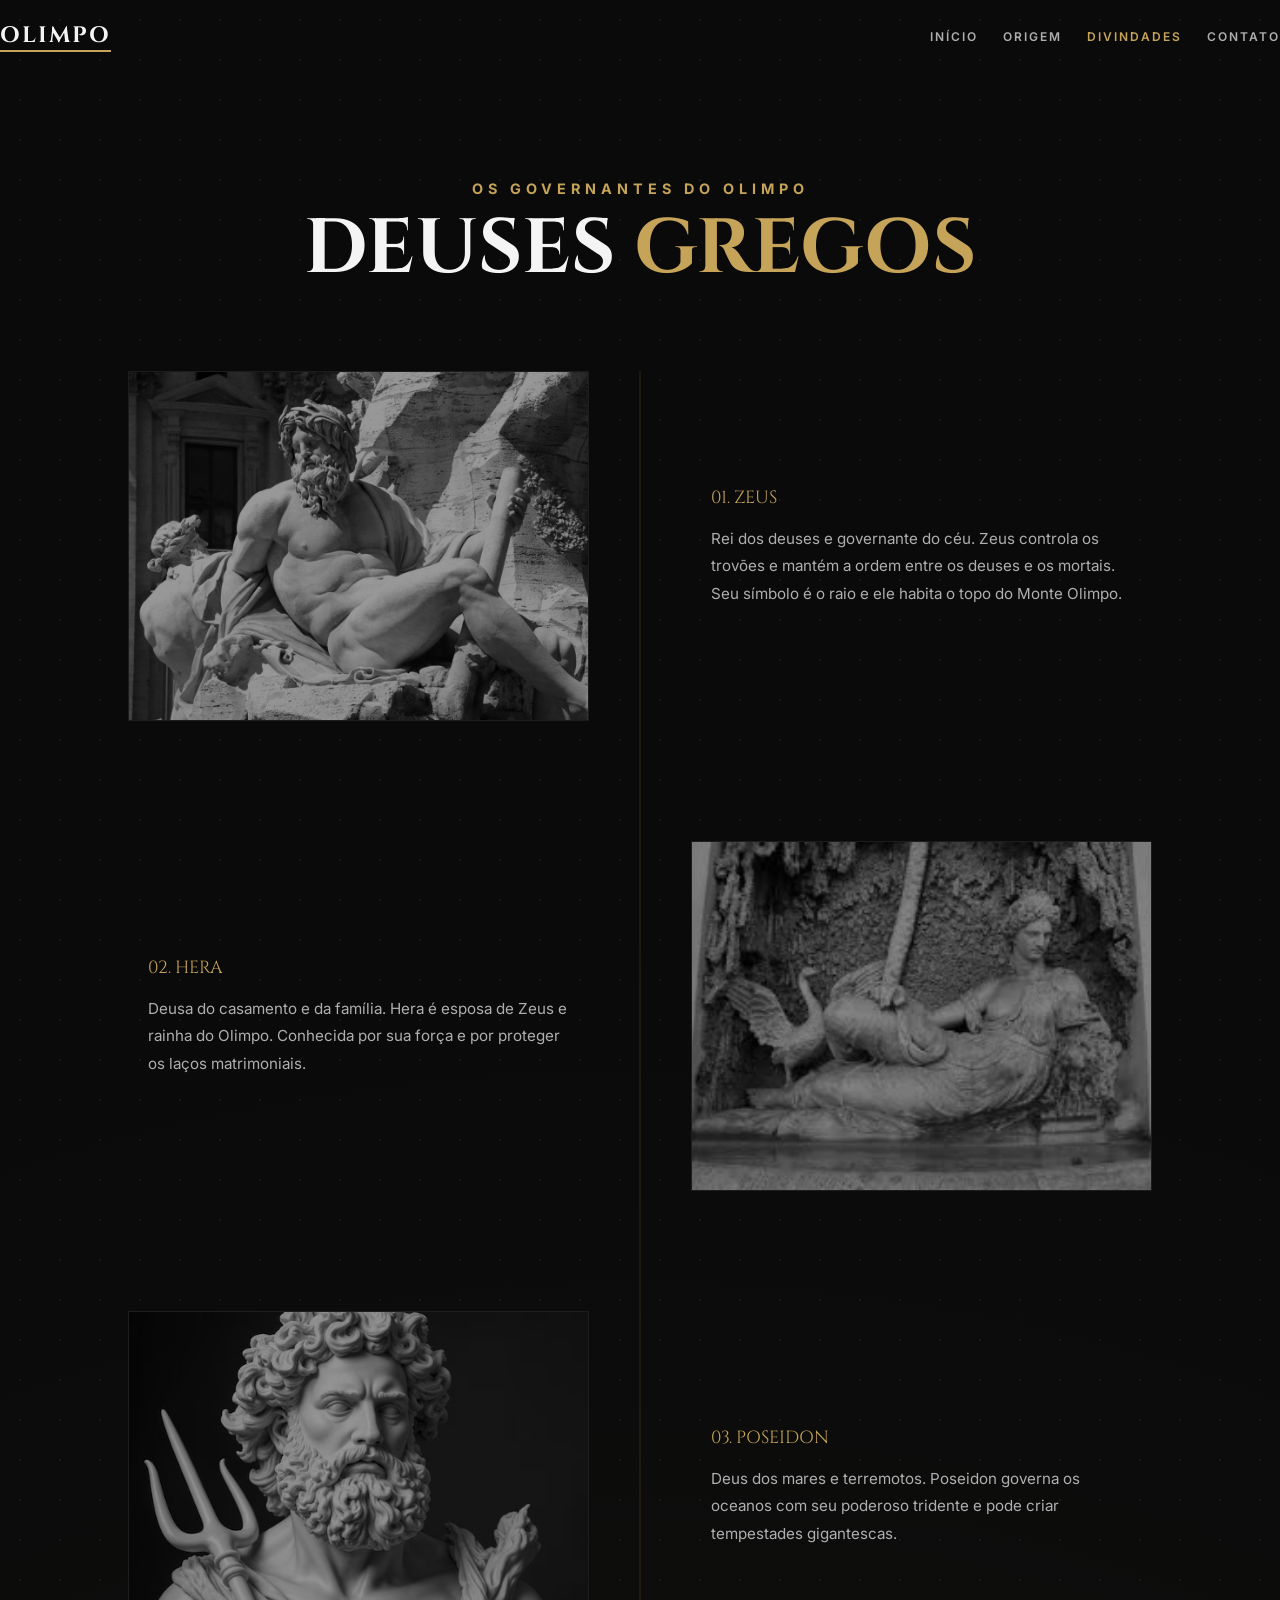
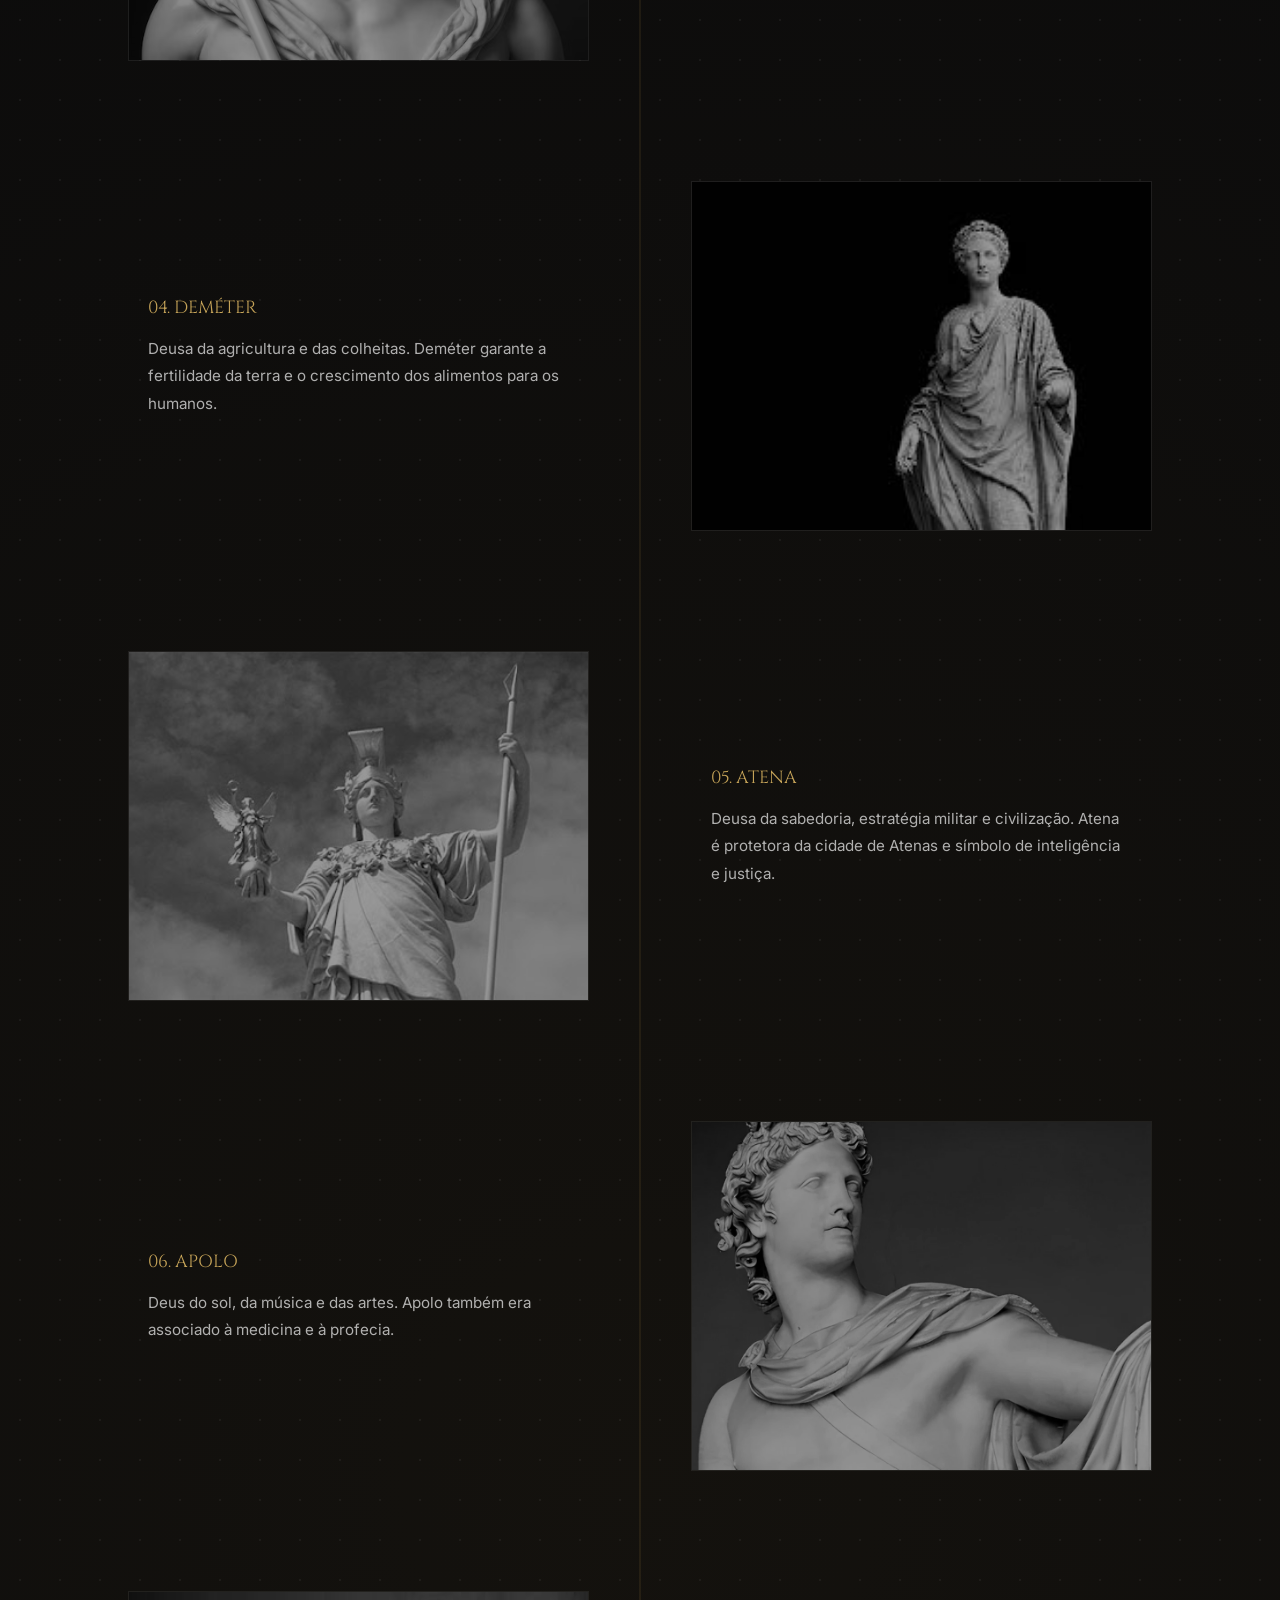
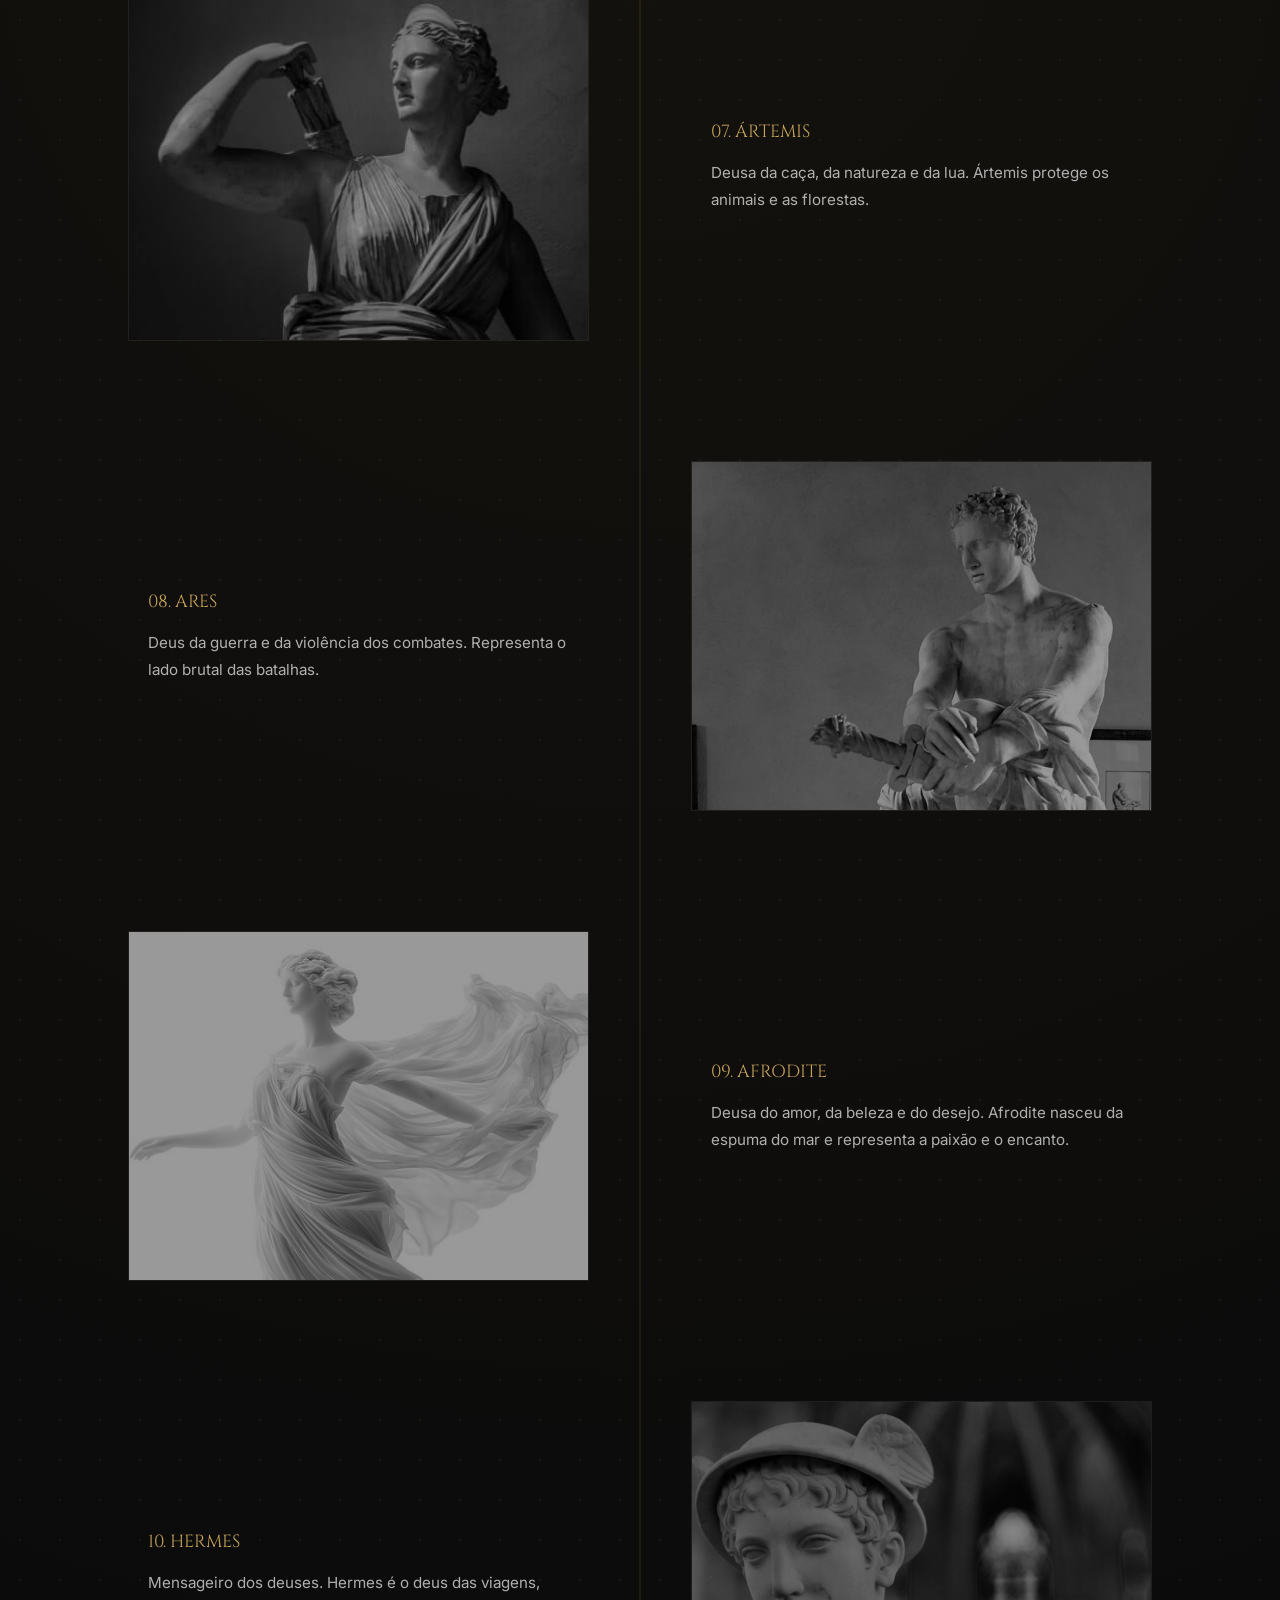
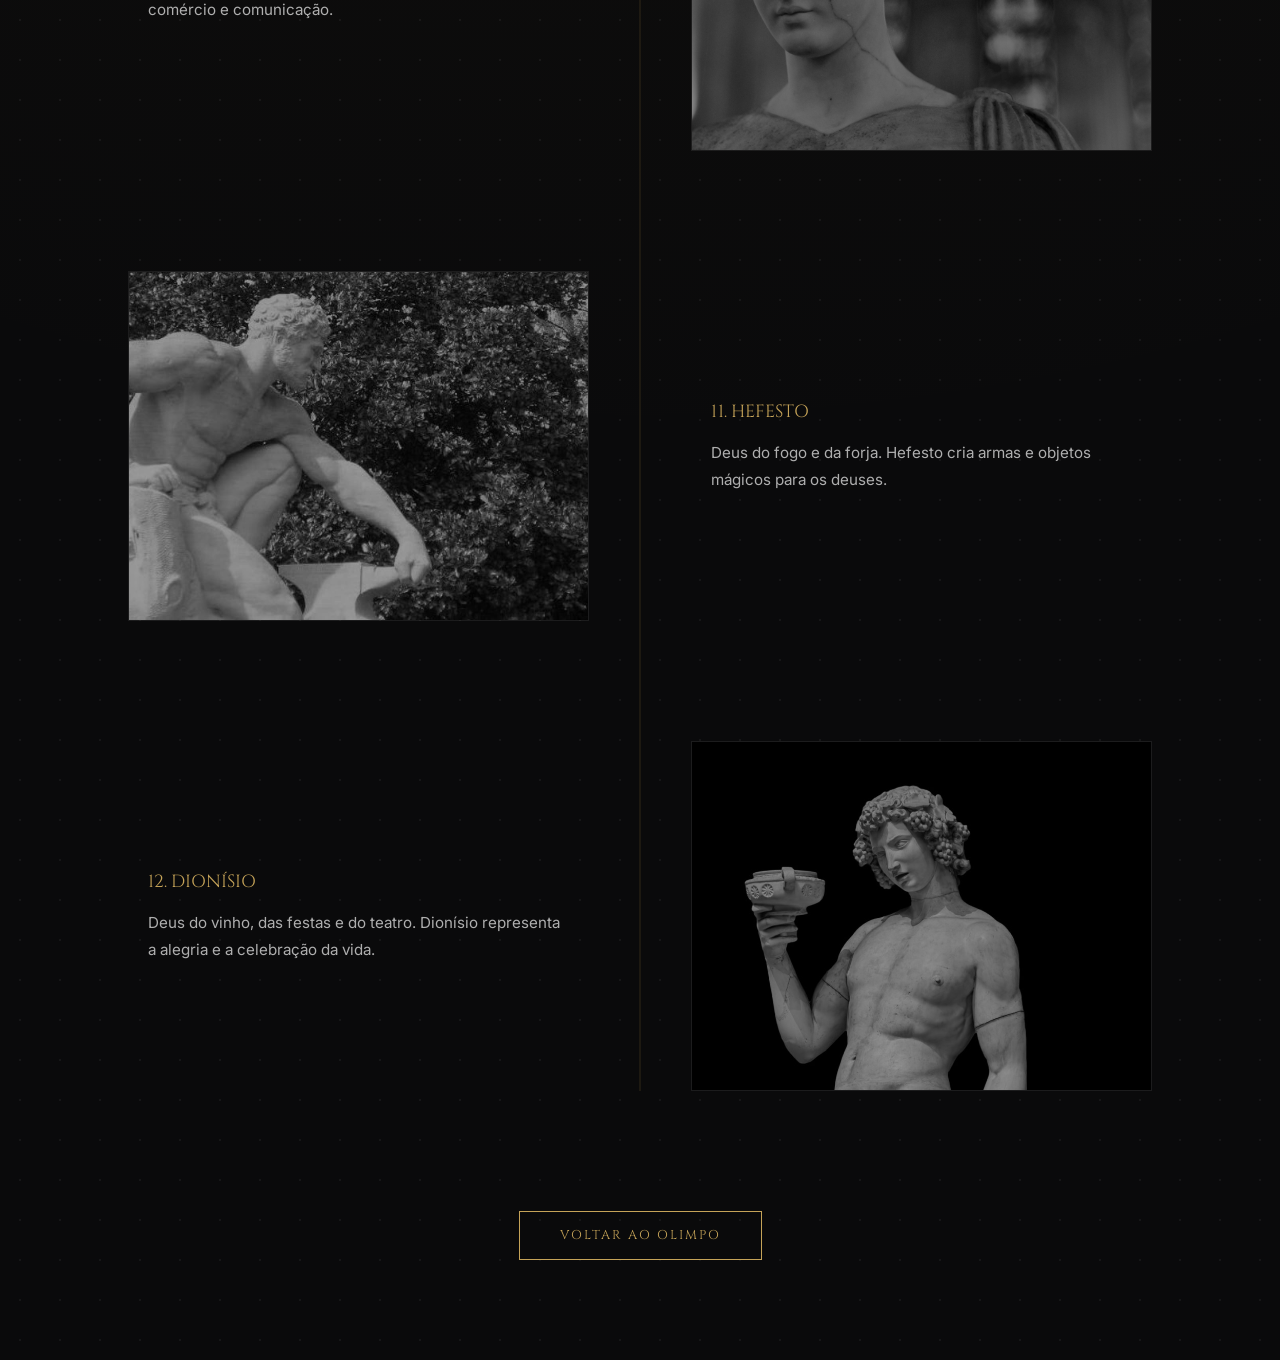
<file: site gregos 2/divindades.html>
<!DOCTYPE html>
<html lang="pt-BR">
<head>
  <meta charset="UTF-8" />
  <meta name="viewport" content="width=device-width, initial-scale=1.0" />
  <title>Deuses | Mitologia Grega</title>
  <link rel="stylesheet" href="style.css" />
  <link href="https://fonts.googleapis.com/css2?family=Cinzel:wght@400;700&family=Inter:wght@300;400;600&display=swap" rel="stylesheet">
</head>
<body class="history-page">

  <nav class="navbar">
    <div class="logo">OLIMPO</div>
    <div class="menu">
      <a href="index.html">INÍCIO</a>
      <a href="historia.html">ORIGEM</a>
      <a href="divindades.html" class="active">DIVINDADES</a>
     
      <a href="contato.html">CONTATO</a>
    </div>
  </nav>

  <section class="timeline-section">

    <div class="timeline-header">
      <h2 class="sub-title">OS GOVERNANTES DO OLIMPO</h2>
      <h1>DEUSES <span class="gold">GREGOS</span></h1>
    </div>

    <div class="timeline-container">

      <!-- ZEUS -->
      <div class="timeline-item">
        <div class="timeline-img">
          <img src="./imagens/zeus.jpg" alt="Zeus">
        </div>
        <div class="timeline-content">
          <span class="gold">01. ZEUS</span>
          <p>Rei dos deuses e governante do céu. Zeus controla os trovões e mantém a ordem entre os deuses e os mortais. Seu símbolo é o raio e ele habita o topo do Monte Olimpo.</p>
        </div>
      </div>

      <!-- HERA -->
      <div class="timeline-item">
        <div class="timeline-img">
          <img src="./imagens/hera.jpg" alt="Hera">
        </div>
        <div class="timeline-content">
          <span class="gold">02. HERA</span>
          <p>Deusa do casamento e da família. Hera é esposa de Zeus e rainha do Olimpo. Conhecida por sua força e por proteger os laços matrimoniais.</p>
        </div>
      </div>

      <!-- POSEIDON -->
      <div class="timeline-item">
        <div class="timeline-img">
          <img src="./imagens/poseidon.avif" alt="Poseidon">
        </div>
        <div class="timeline-content">
          <span class="gold">03. POSEIDON</span>
          <p>Deus dos mares e terremotos. Poseidon governa os oceanos com seu poderoso tridente e pode criar tempestades gigantescas.</p>
        </div>
      </div>

      <!-- DEMÉTER -->
      <div class="timeline-item">
        <div class="timeline-img">
          <img src="./imagens/demeter.jpg" alt="Deméter">
        </div>
        <div class="timeline-content">
          <span class="gold">04. DEMÉTER</span>
          <p>Deusa da agricultura e das colheitas. Deméter garante a fertilidade da terra e o crescimento dos alimentos para os humanos.</p>
        </div>
      </div>

      <!-- ATENA -->
      <div class="timeline-item">
        <div class="timeline-img">
          <img src="./imagens/atena.jpg" alt="Atena">
        </div>
        <div class="timeline-content">
          <span class="gold">05. ATENA</span>
          <p>Deusa da sabedoria, estratégia militar e civilização. Atena é protetora da cidade de Atenas e símbolo de inteligência e justiça.</p>
        </div>
      </div>

      <!-- APOLO -->
      <div class="timeline-item">
        <div class="timeline-img">
          <img src="./imagens/apolo.webp" alt="Apolo">
        </div>
        <div class="timeline-content">
          <span class="gold">06. APOLO</span>
          <p>Deus do sol, da música e das artes. Apolo também era associado à medicina e à profecia.</p>
        </div>
      </div>

      <!-- ÁRTEMIS -->
      <div class="timeline-item">
        <div class="timeline-img">
          <img src="./imagens/artemis.jpg" alt="Artemis">
        </div>
        <div class="timeline-content">
          <span class="gold">07. ÁRTEMIS</span>
          <p>Deusa da caça, da natureza e da lua. Ártemis protege os animais e as florestas.</p>
        </div>
      </div>

      <!-- ARES -->
      <div class="timeline-item">
        <div class="timeline-img">
          <img src="./imagens/ares.webp" alt="Ares">
        </div>
        <div class="timeline-content">
          <span class="gold">08. ARES</span>
          <p>Deus da guerra e da violência dos combates. Representa o lado brutal das batalhas.</p>
        </div>
      </div>

      <!-- AFRODITE -->
      <div class="timeline-item">
        <div class="timeline-img">
          <img src="./imagens/afrodite.jpg" alt="Afrodite">
        </div>
        <div class="timeline-content">
          <span class="gold">09. AFRODITE</span>
          <p>Deusa do amor, da beleza e do desejo. Afrodite nasceu da espuma do mar e representa a paixão e o encanto.</p>
        </div>
      </div>

      <!-- HERMES -->
      <div class="timeline-item">
        <div class="timeline-img">
          <img src="./imagens/hermes.jpg" alt="Hermes">
        </div>
        <div class="timeline-content">
          <span class="gold">10. HERMES</span>
          <p>Mensageiro dos deuses. Hermes é o deus das viagens, comércio e comunicação.</p>
        </div>
      </div>

      <!-- HEFESTO -->
      <div class="timeline-item">
        <div class="timeline-img">
          <img src="./imagens/herfesto.webp" alt="Hefesto">
        </div>
        <div class="timeline-content">
          <span class="gold">11. HEFESTO</span>
          <p>Deus do fogo e da forja. Hefesto cria armas e objetos mágicos para os deuses.</p>
        </div>
      </div>

      <!-- DIONÍSIO -->
      <div class="timeline-item">
        <div class="timeline-img">
          <img src="./imagens/dionisio.jpg" alt="Dionisio">
        </div>
        <div class="timeline-content">
          <span class="gold">12. DIONÍSIO</span>
          <p>Deus do vinho, das festas e do teatro. Dionísio representa a alegria e a celebração da vida.</p>
        </div>
      </div>

    </div>

    <div style="text-align: center; margin-top: 50px;">
      <a href="index.html" class="btn-classic">VOLTAR AO OLIMPO</a>
    </div>

  </section>
<script src="script.js"></script>
</body>
</html>
</file>
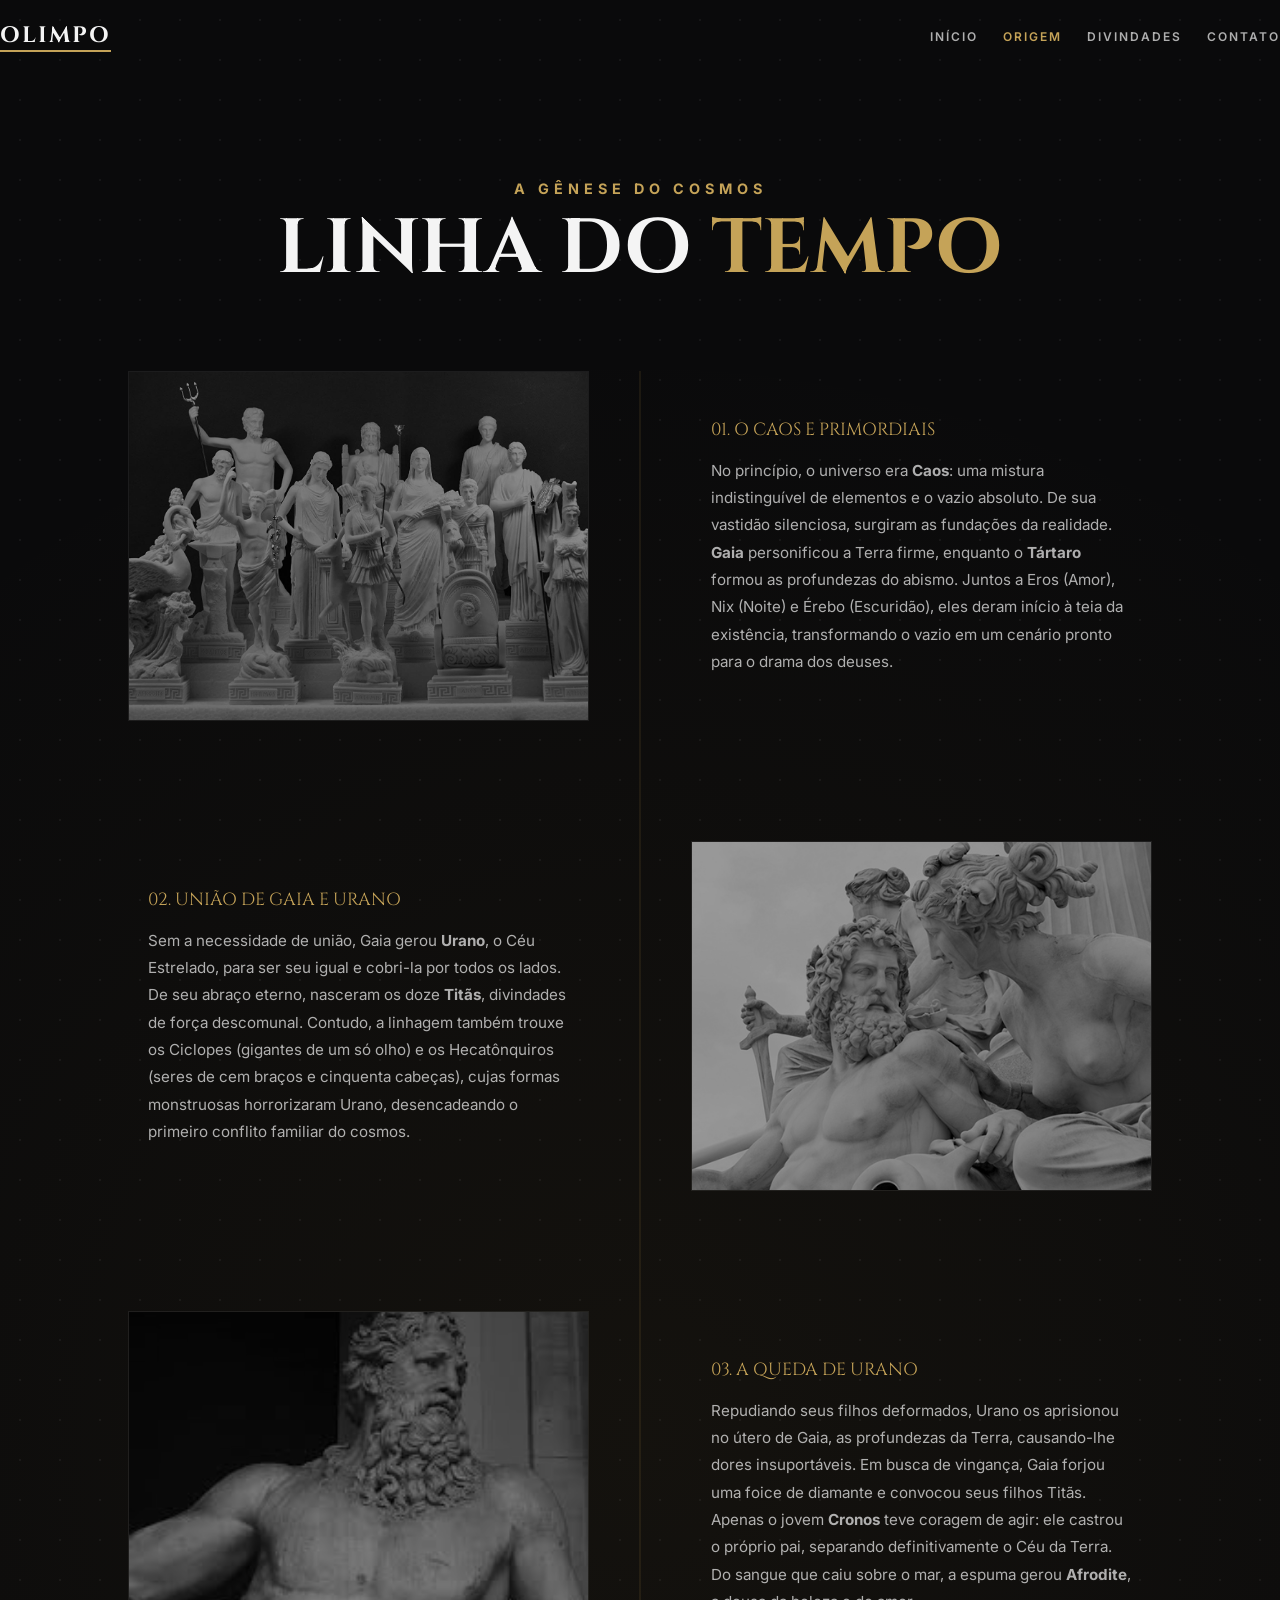
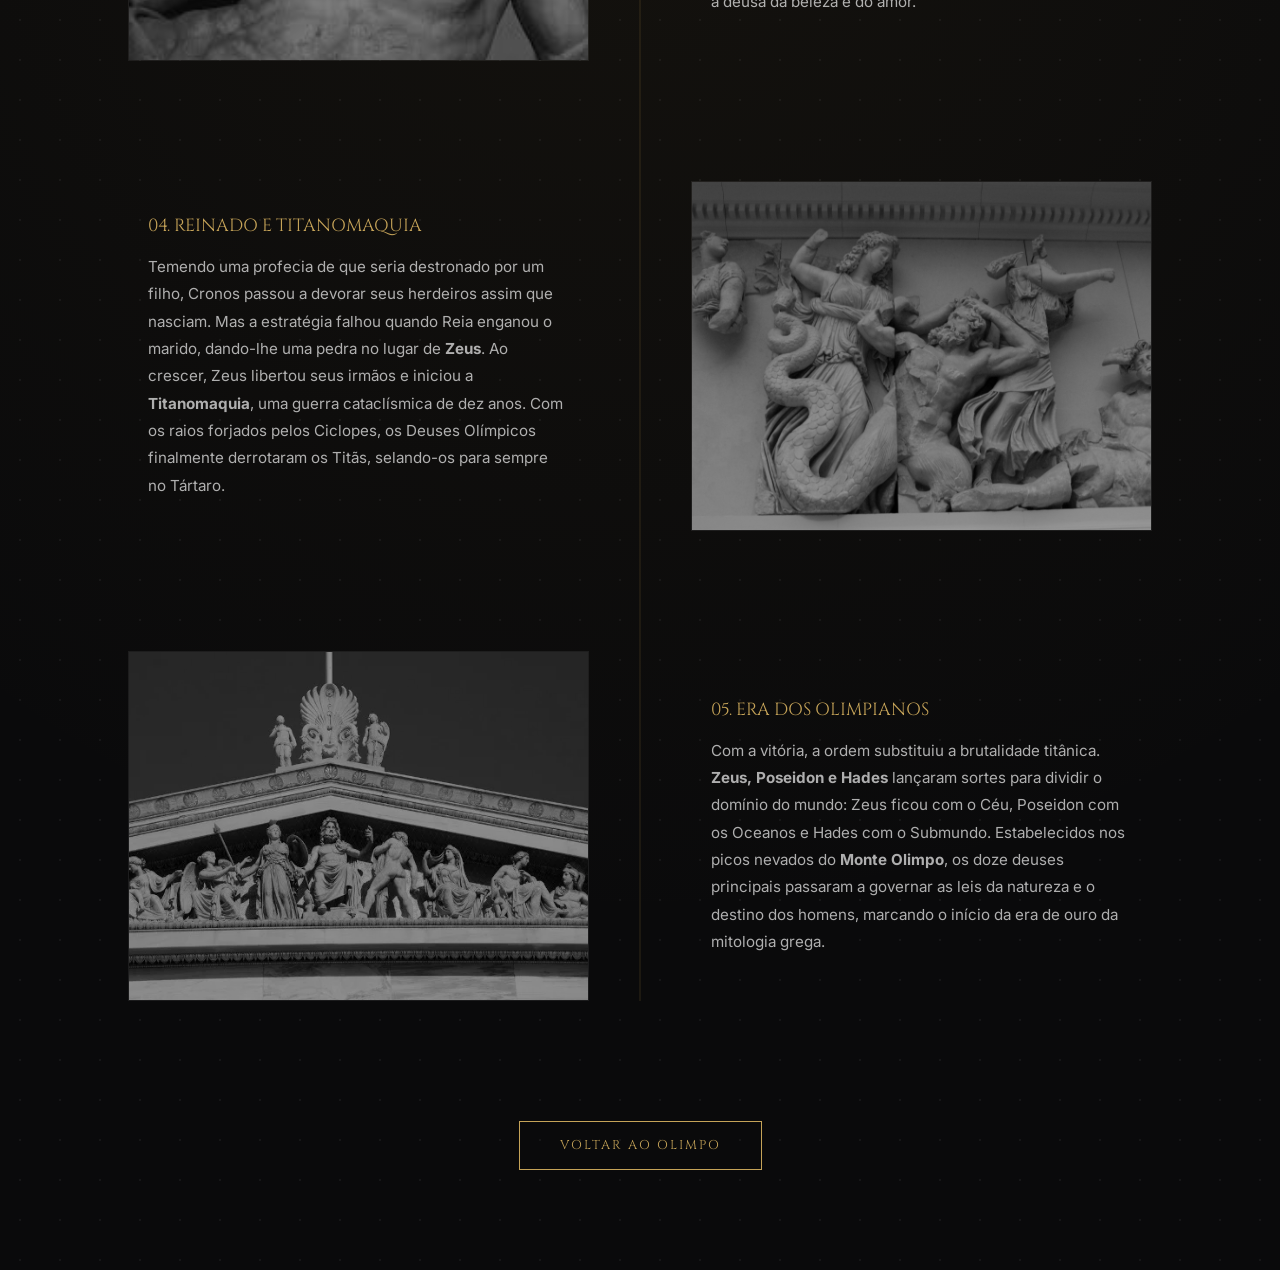
<file: site gregos 2/historia.html>
﻿<!DOCTYPE html>
<html lang="pt-BR">
<head>
  <meta charset="UTF-8" />
  <meta name="viewport" content="width=device-width, initial-scale=1.0" />
  <title>A Origem | Mitologia Grega</title>
  <link rel="stylesheet" href="style.css" />
  <link href="https://fonts.googleapis.com/css2?family=Cinzel:wght@400;700&family=Inter:wght@300;400;600&display=swap" rel="stylesheet">
</head>
<body class="history-page">

  <nav class="navbar">
    <div class="logo">OLIMPO</div>
    <div class="menu">
      <a href="index.html">INÍCIO</a>
      <a href="historia.html" class="active">ORIGEM</a>
      <a href="divindades.html">DIVINDADES</a>
      <a href="contato.html">CONTATO</a>
    </div>
  </nav>

  <section class="timeline-section">
    <div class="timeline-header">
      <h2 class="sub-title">A GÊNESE DO COSMOS</h2>
      <h1>LINHA DO <span class="gold">TEMPO</span></h1>
    </div>

    <div class="timeline-container">
      
      <div class="timeline-item">
        <div class="timeline-img">
          <img src="./imagens/caos.jpg" alt="O Caos">
        </div>
        <div class="timeline-content">
          <span class="gold">01. O CAOS E PRIMORDIAIS</span>
          <p>No princípio, o universo era <strong>Caos</strong>: uma mistura indistinguível de elementos e o vazio absoluto. De sua vastidão silenciosa, surgiram as fundações da realidade. <strong>Gaia</strong> personificou a Terra firme, enquanto o <strong>Tártaro</strong> formou as profundezas do abismo. Juntos a Eros (Amor), Nix (Noite) e Érebo (Escuridão), eles deram início à teia da existência, transformando o vazio em um cenário pronto para o drama dos deuses.</p>
        </div>
      </div>

      <div class="timeline-item">
        <div class="timeline-img">
          <img src="./imagens/urano-e-gaia.jpg" alt="Céu e Terra">
        </div>
        <div class="timeline-content">
          <span class="gold">02. UNIÃO DE GAIA E URANO</span>
          <p>Sem a necessidade de união, Gaia gerou <strong>Urano</strong>, o Céu Estrelado, para ser seu igual e cobri-la por todos os lados. De seu abraço eterno, nasceram os doze <strong>Titãs</strong>, divindades de força descomunal. Contudo, a linhagem também trouxe os Ciclopes (gigantes de um só olho) e os Hecatônquiros (seres de cem braços e cinquenta cabeças), cujas formas monstruosas horrorizaram Urano, desencadeando o primeiro conflito familiar do cosmos.</p>
        </div>
      </div>

      <div class="timeline-item">
        <div class="timeline-img">
          <img src="./imagens/urano.jfif" alt="Castração de Urano">
        </div>
        <div class="timeline-content">
          <span class="gold">03. A QUEDA DE URANO</span>
          <p>Repudiando seus filhos deformados, Urano os aprisionou no útero de Gaia, as profundezas da Terra, causando-lhe dores insuportáveis. Em busca de vingança, Gaia forjou uma foice de diamante e convocou seus filhos Titãs. Apenas o jovem <strong>Cronos</strong> teve coragem de agir: ele castrou o próprio pai, separando definitivamente o Céu da Terra. Do sangue que caiu sobre o mar, a espuma gerou <strong>Afrodite</strong>, a deusa da beleza e do amor.</p>
        </div>
      </div>

      <div class="timeline-item">
        <div class="timeline-img">
          <img src="./imagens/titano.webp" alt="Zeus vs Cronos">
        </div>
        <div class="timeline-content">
          <span class="gold">04. REINADO E TITANOMAQUIA</span>
          <p>Temendo uma profecia de que seria destronado por um filho, Cronos passou a devorar seus herdeiros assim que nasciam. Mas a estratégia falhou quando Reia enganou o marido, dando-lhe uma pedra no lugar de <strong>Zeus</strong>. Ao crescer, Zeus libertou seus irmãos e iniciou a <strong>Titanomaquia</strong>, uma guerra cataclísmica de dez anos. Com os raios forjados pelos Ciclopes, os Deuses Olímpicos finalmente derrotaram os Titãs, selando-os para sempre no Tártaro.</p>
        </div>
      </div>

      <div class="timeline-item">
        <div class="timeline-img">
          <img src="./imagens/olimpo.webp" alt="Monte Olimpo">
        </div>
        <div class="timeline-content">
          <span class="gold">05. ERA DOS OLIMPIANOS</span>
          <p>Com a vitória, a ordem substituiu a brutalidade titânica. <strong>Zeus, Poseidon e Hades</strong> lançaram sortes para dividir o domínio do mundo: Zeus ficou com o Céu, Poseidon com os Oceanos e Hades com o Submundo. Estabelecidos nos picos nevados do <strong>Monte Olimpo</strong>, os doze deuses principais passaram a governar as leis da natureza e o destino dos homens, marcando o início da era de ouro da mitologia grega.</p>
        </div>
      </div>

    </div>

    <div style="text-align: center; margin-top: 50px;">
      <a href="index.html" class="btn-classic">VOLTAR AO OLIMPO</a>
    </div>
  </section>
<script src="script.js"></script>
</body>
</html>
</file>
<file: style.css>
﻿/* ========================= */
/* VARIÁVEIS */
/* ========================= */
:root {
  --gold: #c5a358;
  --marble: #f4f4f4;
  --dark: #0a0a0b;
  --text-gray: #ffffff;
}

/* ========================= */
/* RESET */
/* ========================= */
* {
  margin: 0;
  padding: 0;
  box-sizing: border-box;
}

body {
  background-color: var(--dark);
  color: var(--marble);
  font-family: 'Inter', sans-serif;
  overflow-x: hidden;
  overflow-y: auto;
}

/* ========================= */
/* NAVBAR */
/* ========================= */
.navbar {
  display: flex;
  justify-content: space-between;
  align-items: center;
  padding: 40px 6%;
  position: absolute;
  width: 100%;
  z-index: 10;
  letter-spacing: 2px;
}

.logo {
  font-family: 'Cinzel', serif;
  font-weight: 700;
  font-size: 1.4rem;
  border-bottom: 2px solid var(--gold);
}

/* 🔥 MENU CORRIGIDO */
.menu {
  display: flex;
  gap: 20px;
  flex-wrap: nowrap;       /* NÃO quebra linha */
  overflow-x: auto;        /* scroll horizontal se precisar */
  scrollbar-width: none;   /* Firefox */
}

.menu::-webkit-scrollbar {
  display: none; /* Chrome */
}

.menu a {
  white-space: nowrap; /* impede quebra do texto */
  color: var(--marble);
  text-decoration: none;
  font-size: 0.75rem;
  font-weight: 600;
  opacity: 0.7;
  transition: 0.3s;
}

.menu a:hover,
.menu a.active {
  opacity: 1;
  color: var(--gold);
}

/* ========================= */
/* HERO */
/* ========================= */
.hero {
  display: grid;
  grid-template-columns: 1fr 1fr;
  height: 100vh;
  width: 100vw;
}

.content-side {
  display: flex;
  align-items: center;
  justify-content: center;
  padding: 0 10%;
  background: linear-gradient(to right, var(--dark) 60%, transparent);
  z-index: 2;
}

.sub-title {
  font-size: 0.9rem;
  color: var(--gold);
  letter-spacing: 5px;
  margin-bottom: 10px;
}

h1 {
  font-family: 'Cinzel', serif;
  font-size: clamp(2rem, 5vw, 5rem);
  line-height: 1;
  margin-bottom: 20px;
}

.gold {
  color: var(--gold);
}

.description {
  color: var(--text-gray);
  line-height: 1.6;
  max-width: 450px;
  margin-bottom: 40px;
  font-weight: 300;
}

.btn-classic {
  display: inline-block;
  padding: 15px 40px;
  border: 1px solid var(--gold);
  color: var(--gold);
  text-decoration: none;
  font-family: 'Cinzel', serif;
  font-size: 0.8rem;
  letter-spacing: 2px;
  transition: 0.4s;
}

.btn-classic:hover {
  background: var(--gold);
  color: var(--dark);
  box-shadow: 0 0 20px rgba(197, 163, 88, 0.3);
}

/* IMAGEM */
.image-side {
  background-image: url('./imagens/download (1).jpg');
  background-size: cover;
  background-position: center;
  position: relative;
}

.statue-overlay {
  position: absolute;
  inset: 0;
  background: linear-gradient(to left, transparent, var(--dark));
  transition: transform 0.5s ease;
}

.statue-overlay:hover {
  transform: scale(1.1);
}

/* ========================= */
/* HISTORY */
/* ========================= */
.history-page {
  background-color: var(--dark);
  background-image: 
    radial-gradient(circle at 50% 50%, rgba(161, 127, 53, 0.066) 0%, transparent 70%),
    radial-gradient(rgba(255, 255, 255, 0.05) 1px, transparent 1px);
  background-size: 100% 100%, 40px 40px;
  overflow-y: auto;
}

.timeline-section {
  padding: 150px 10% 100px;
}

.timeline-header {
  text-align: center;
  margin-bottom: 80px;
}

.timeline-container {
  position: relative;
  max-width: 1000px;
  margin: 0 auto;
}

.timeline-container::after {
  content: '';
  position: absolute;
  width: 2px;
  background: var(--gold);
  top: 0;
  bottom: 0;
  left: 50%;
  transform: translateX(-50%);
  opacity: 0.15;
}

.timeline-item {
  display: flex;
  justify-content: space-between;
  align-items: center;
  margin-bottom: 100px;
}

.timeline-item:nth-child(even) {
  flex-direction: row-reverse;
}

.timeline-img {
  width: 45%;
  height: 300px;
  overflow: hidden;
  border: 1px solid rgba(197, 163, 88, 0.3);
  position: relative;

  mask-image: linear-gradient(to right, transparent, black 20%, black 80%, transparent);

  filter: grayscale(1) brightness(0.5);
  transition: all 0.8s ease;
}

.timeline-item:nth-child(even) .timeline-img {
  mask-image: linear-gradient(to left, transparent, black 20%, black 80%, transparent);
}

.timeline-img img {
  width: 100%;
  height: 100%;
  object-fit: cover;
}

.timeline-item:hover .timeline-img {
  filter: grayscale(0.4) brightness(0.8);
  transform: scale(1.02);
}

.timeline-content {
  width: 45%;
  padding: 20px;
}

.timeline-content span {
  font-family: 'Cinzel', serif;
  font-size: 1.2rem;
  margin-bottom: 15px;
  display: block;
}

.timeline-content p {
  font-size: 0.95rem;
  color: var(--text-gray);
  line-height: 1.8;
  opacity: 0.6;
}

/* ========================= */
/* RESPONSIVIDADE */
/* ========================= */

@media (max-width: 768px) {

  .navbar {
    flex-direction: column;
    align-items: center;
    padding: 20px;
  }

  .hero {
    grid-template-columns: 1fr;
    height: auto;
  }

  .image-side {
    display: none;
  }

  .content-side {
    text-align: center;
    padding: 100px 20px 60px;
    background: var(--dark);
  }

  .timeline-container::after {
    left: 20px;
  }

  .timeline-item {
    flex-direction: column !important;
    align-items: flex-start;
  }

  .timeline-img,
  .timeline-content {
    width: 100%;
    margin-left: 40px;
  }

  .timeline-img {
    height: 200px;
    margin-bottom: 20px;
  }
}

@media (max-width: 480px) {
  .logo {
    font-size: 1.1rem;
  }

  h1 {
    font-size: 1.8rem;
  }

  .sub-title {
    font-size: 0.7rem;
    letter-spacing: 3px;
  }

  .btn-classic {
    padding: 12px 25px;
    font-size: 0.7rem;
  }
}
</file>
<file: site gregos 2/style.css>
﻿/* ========================= */
/* VARIÁVEIS */
/* ========================= */
:root {
  --gold: #c5a358;
  --marble: #f4f4f4;
  --dark: #0a0a0b;
  --text-gray: #ffffff;
}

/* ========================= */
/* RESET */
/* ========================= */
* {
  margin: 0;
  padding: 0;
  box-sizing: border-box;
}

body {
  background-color: var(--dark);
  color: var(--marble);
  font-family: 'Inter', sans-serif;
  overflow-x: hidden;
  overflow-y: auto;
}

/* ========================= */
/* NAVBAR */
/* ========================= */
.navbar {
  display: flex;
  justify-content: space-between;
  align-items: center;
  padding: 50px 6%; /* Aumentado para o logo não ficar colado no topo */
  position: absolute;
  width: 100%;
  z-index: 1000;
  letter-spacing: 2px;
}

.logo {
  font-family: 'Cinzel', serif;
  font-weight: 700;
  font-size: 1.4rem;
  border-bottom: 2px solid var(--gold);
  color: var(--marble);
  text-decoration: none;
}

.menu {
  display: flex;
  gap: 25px;
  flex-wrap: nowrap;
}

.menu a {
  white-space: nowrap;
  color: var(--marble);
  text-decoration: none;
  font-size: 0.75rem;
  font-weight: 600;
  opacity: 0.7;
  transition: 0.3s;
  text-transform: uppercase;
}

.menu a:hover,
.menu a.active {
  opacity: 1;
  color: var(--gold);
}

/* ========================= */
/* HERO (INÍCIO) */
/* ========================= */
.hero {
  display: grid;
  grid-template-columns: 1fr 1fr;
  height: 100vh;
  width: 100%;
  background: var(--dark);
}

.content-side {
  display: flex;
  align-items: center;
  justify-content: center;
  padding: 0 10%;
  z-index: 2;
}

.text-wrapper {
  text-align: left;
}

.sub-title {
  font-size: 0.9rem;
  color: var(--gold);
  letter-spacing: 5px;
  margin-bottom: 10px;
}

h1 {
  font-family: 'Cinzel', serif;
  font-size: clamp(2.5rem, 6vw, 5rem);
  line-height: 1.1;
  margin-bottom: 20px;
}

.gold {
  color: var(--gold);
}

.description {
  color: var(--text-gray);
  line-height: 1.6;
  max-width: 450px;
  margin-bottom: 40px;
  font-weight: 300;
  opacity: 0.8;
}

.btn-classic {
  display: inline-block;
  padding: 15px 40px;
  border: 1px solid var(--gold);
  color: var(--gold);
  text-decoration: none;
  font-family: 'Cinzel', serif;
  font-size: 0.8rem;
  letter-spacing: 2px;
  transition: 0.4s;
}

.btn-classic:hover {
  background: var(--gold);
  color: var(--dark);
  box-shadow: 0 0 20px rgba(197, 163, 88, 0.3);
}

/* IMAGEM DA HERO */
.image-side {
  background-image: url('./imagens/download (1).jpg'); 
  background-size: cover;
  background-position: center;
  position: relative;
  height: 100vh;
}

.statue-overlay {
  position: absolute;
  inset: 0;
  background: linear-gradient(to left, transparent, var(--dark));
}

/* ========================= */
/* PÁGINAS DE CONTEÚDO (HISTÓRIA/DIVINDADES) */
/* ========================= */
.history-page {
  background-color: var(--dark);
  background-image: 
    radial-gradient(circle at 50% 50%, rgba(161, 127, 53, 0.066) 0%, transparent 70%),
    radial-gradient(rgba(255, 255, 255, 0.05) 1px, transparent 1px);
  background-size: 100% 100%, 40px 40px;
}

.timeline-section {
  padding: 180px 10% 100px; 
}

.timeline-header {
  text-align: center;
  margin-bottom: 80px;
}

.timeline-container {
  position: relative;
  max-width: 1100px;
  margin: 0 auto;
}

.timeline-container::after {
  content: '';
  position: absolute;
  width: 1px;
  background: var(--gold);
  top: 0;
  bottom: 0;
  left: 50%;
  transform: translateX(-50%);
  opacity: 0.2;
}

.timeline-item {
  display: flex;
  justify-content: space-between;
  align-items: center;
  margin-bottom: 120px;
  position: relative;
}

.timeline-item:nth-child(even) {
  flex-direction: row-reverse;
}

.timeline-img {
  width: 45%;
  height: 350px;
  overflow: hidden;
  border: 1px solid rgba(197, 163, 88, 0.2);
  filter: grayscale(1) brightness(0.6);
  transition: 0.8s ease;
}

.timeline-img img {
  width: 100%;
  height: 100%;
  object-fit: cover;
}

.timeline-item:hover .timeline-img {
  filter: grayscale(0) brightness(0.9);
  border-color: var(--gold);
}

.timeline-content {
  width: 45%;
  padding: 20px;
}

.timeline-content span {
  font-family: 'Cinzel', serif;
  font-size: 1.1rem;
  color: var(--gold);
  margin-bottom: 15px;
  display: block;
}

.timeline-content p {
  font-size: 0.95rem;
  color: var(--marble);
  line-height: 1.8;
  opacity: 0.7;
}

/* ========================= */
/* ADIÇÕES DE MELHORIA VISUAL (COESÃO) */
/* ========================= */

.image-side .statue-overlay {
  background: 
    radial-gradient(circle at 50% -20%, var(--dark) 0%, transparent 60%),
    linear-gradient(to bottom, var(--dark) 5%, transparent 20%, transparent 80%, var(--dark) 95%),
    linear-gradient(to left, transparent, var(--dark) 95%);
}

.image-side {
  box-shadow: inset 0 0 100px 50px var(--dark);
}

/* ========================= */
/* RESPONSIVIDADE (MOBILE) */
/* ========================= */

@media (max-width: 768px) {
  .navbar {
    padding: 20px;
    flex-direction: column;
  }

  .menu {
    margin-top: 15px;
    gap: 15px;
  }

 @media (max-width: 768px) {
  .hero {
    display: flex;
    flex-direction: column;
    height: auto;
  }

  .content-side {
    width: 100%;
    padding: 120px 20px 40px;
    order: 1; /* Mantém o texto em cima no mobile */
  }

  .image-side {
    width: 100%;
    height: 350px;
    order: 2; /* Mantém a imagem em baixo no mobile */
  }

  /* Ajusta o sombreamento para a parte superior da imagem no mobile */
  .image-side .statue-overlay {
    background: linear-gradient(to bottom, var(--dark) 0%, transparent 50%);
  }

  .timeline-container::after {
    left: 20px;
  }

  .timeline-item {
    flex-direction: column !important;
    margin-bottom: 60px;
  }

  .timeline-img, .timeline-content {
    width: 100%;
    margin-left: 0;
  }
}

@media (max-width: 480px) {
  h1 {
    font-size: 2.2rem;
  }

  .menu {
    display: grid;
    grid-template-columns: 1fr 1fr;
    text-align: center;
    gap: 10px;
  }

  .btn-classic {
    width: 100%;
    padding: 15px 20px;
  }
}
</file>
